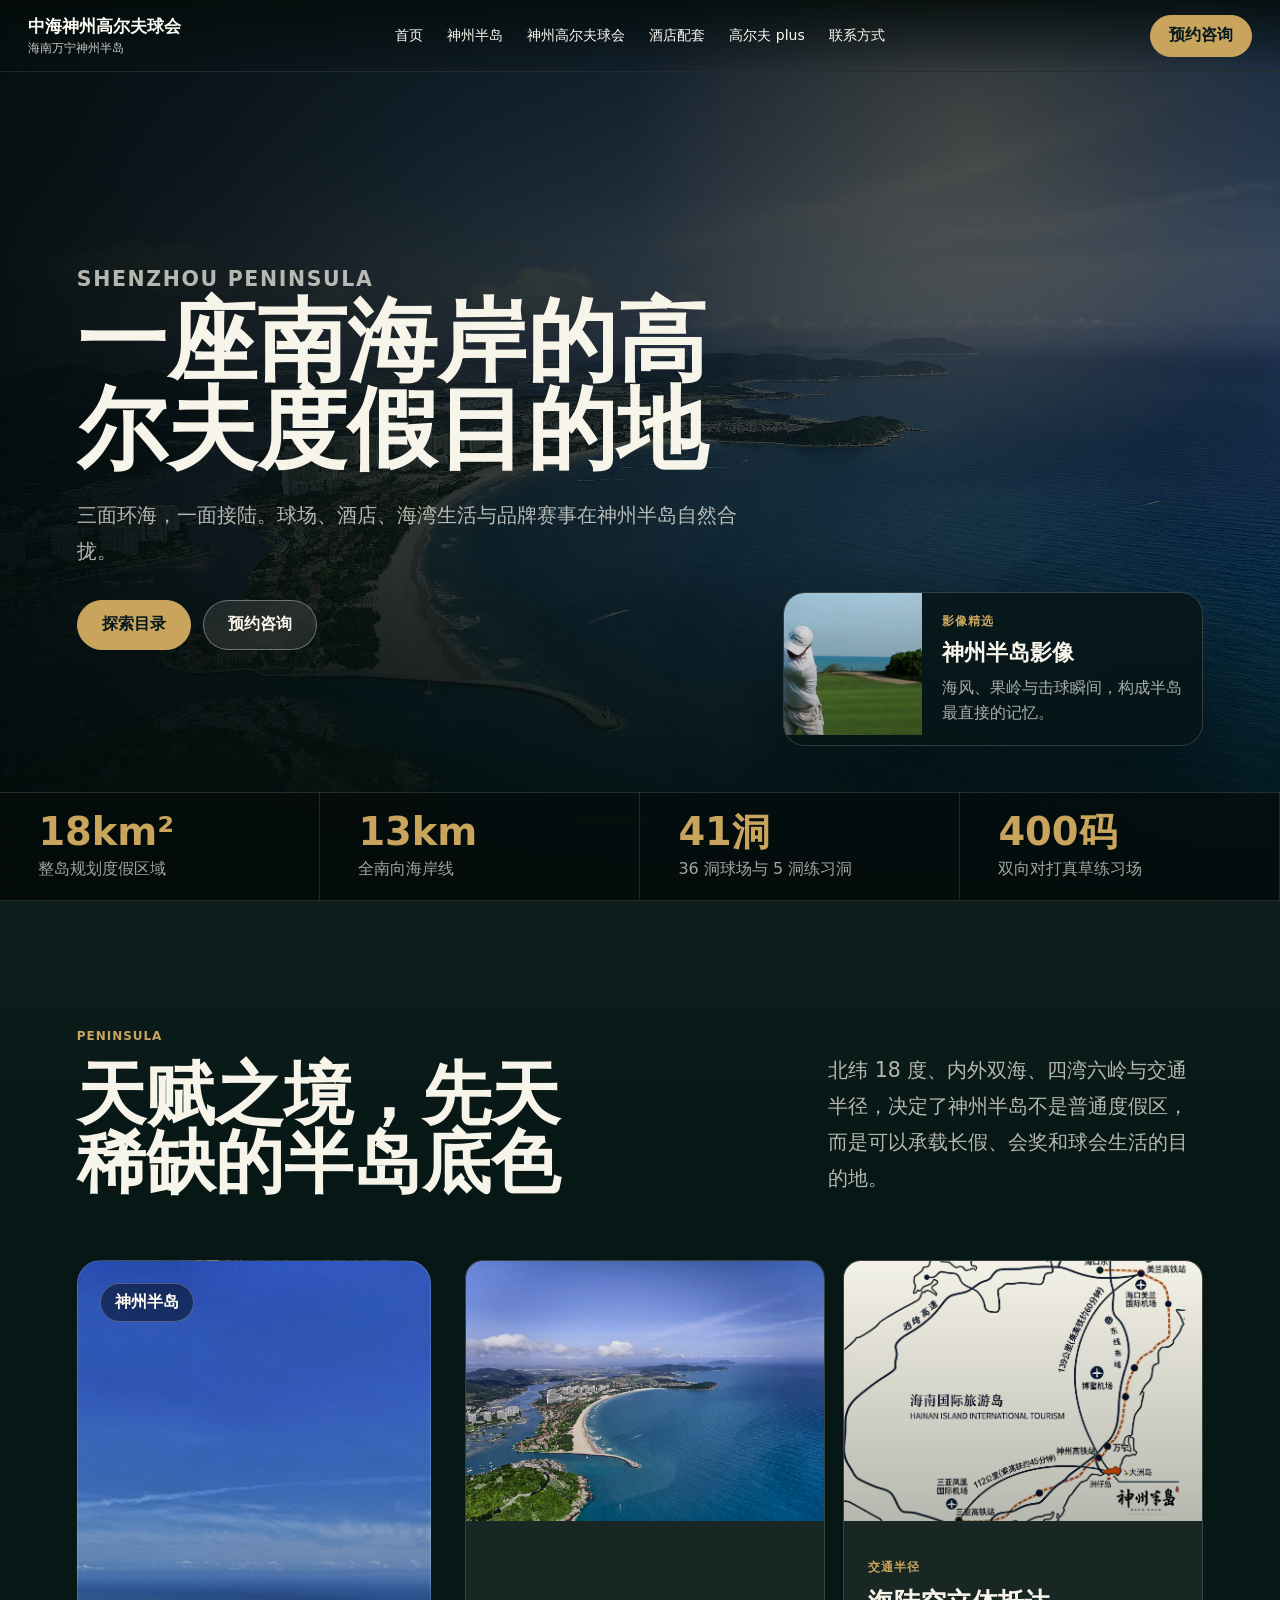
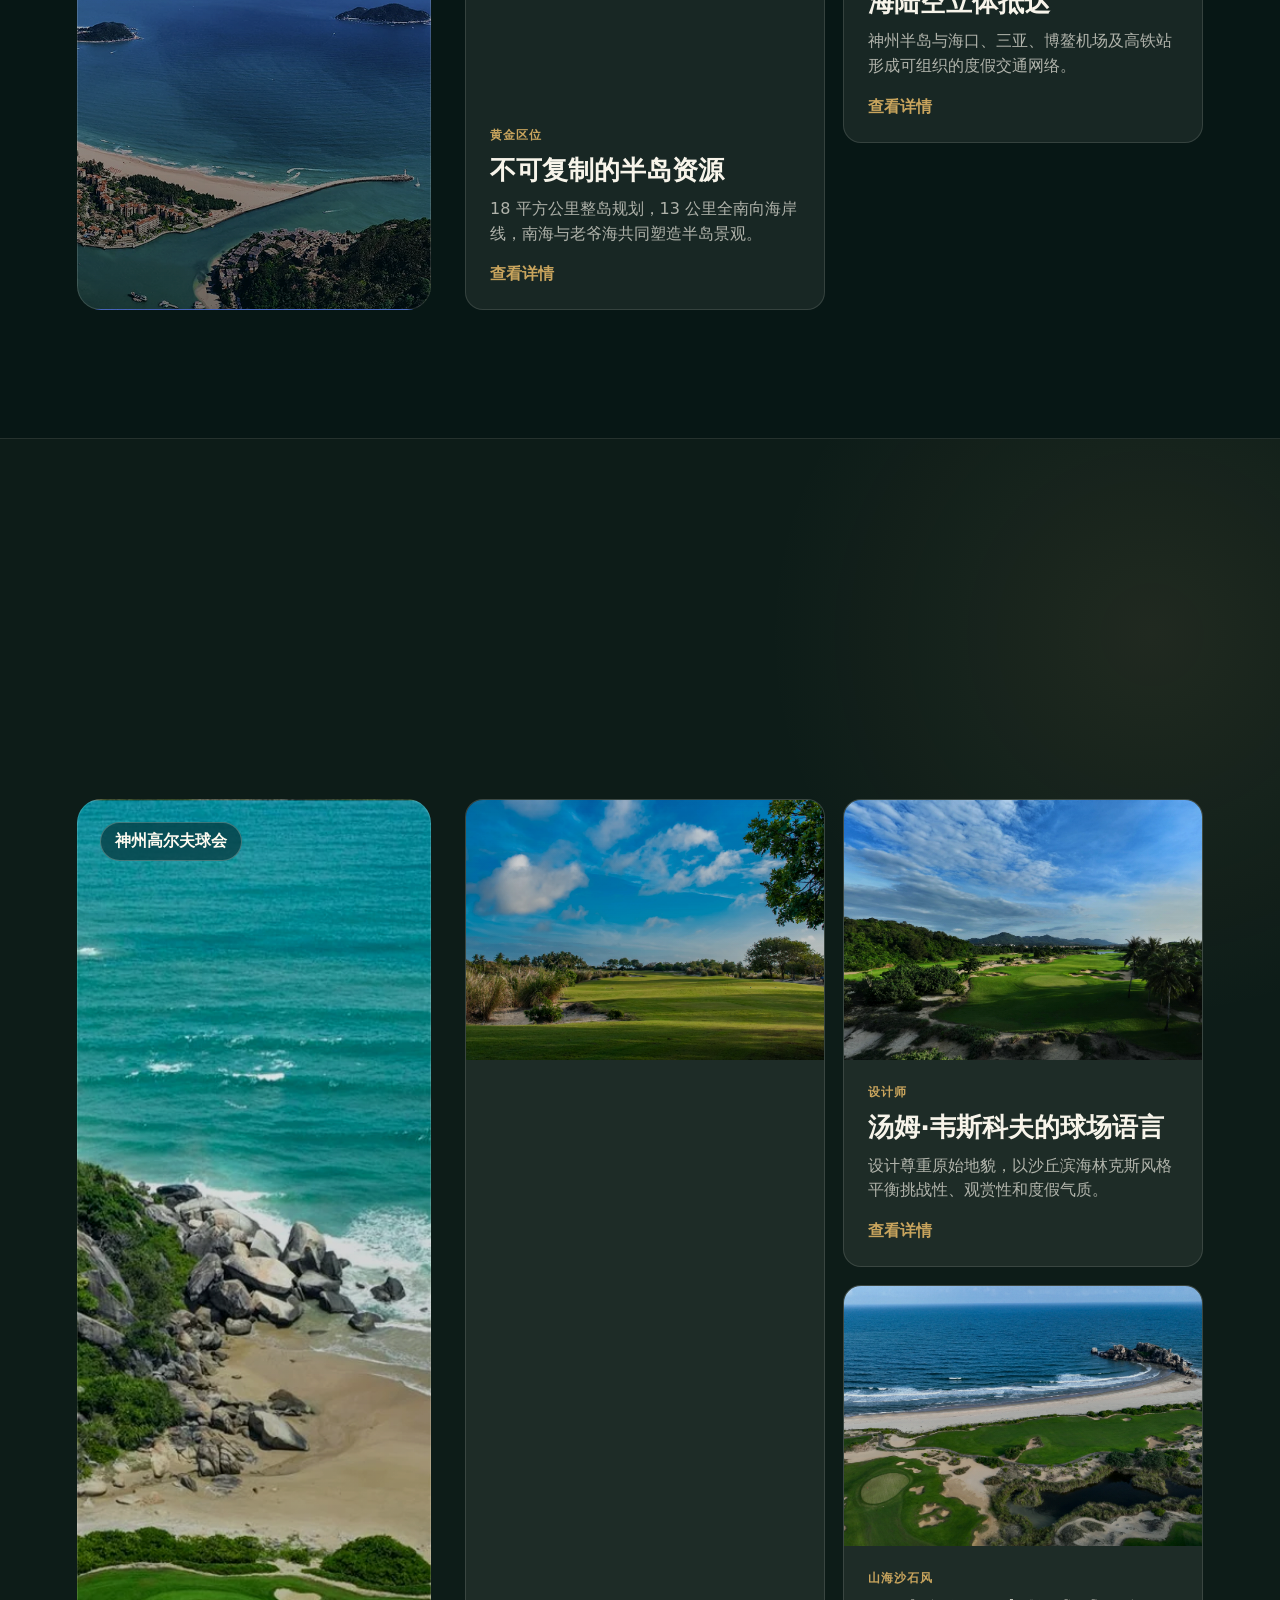
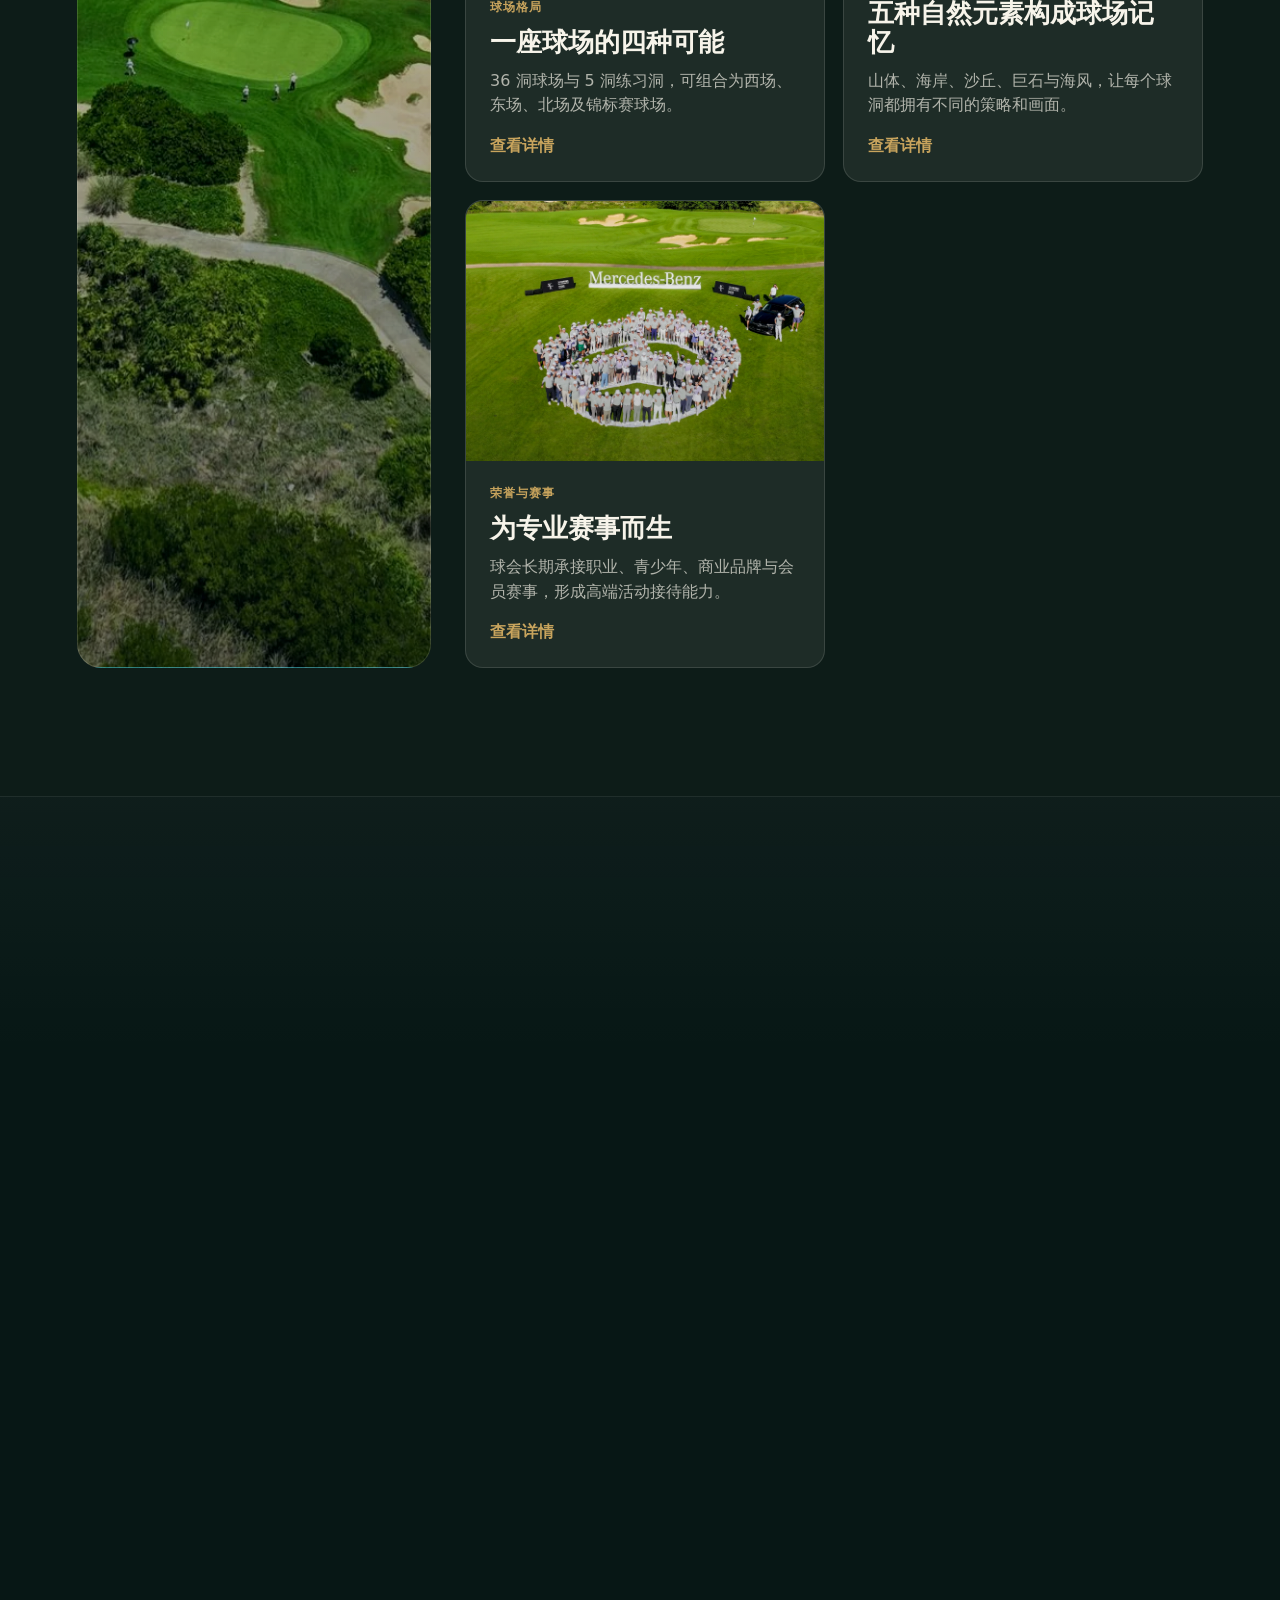
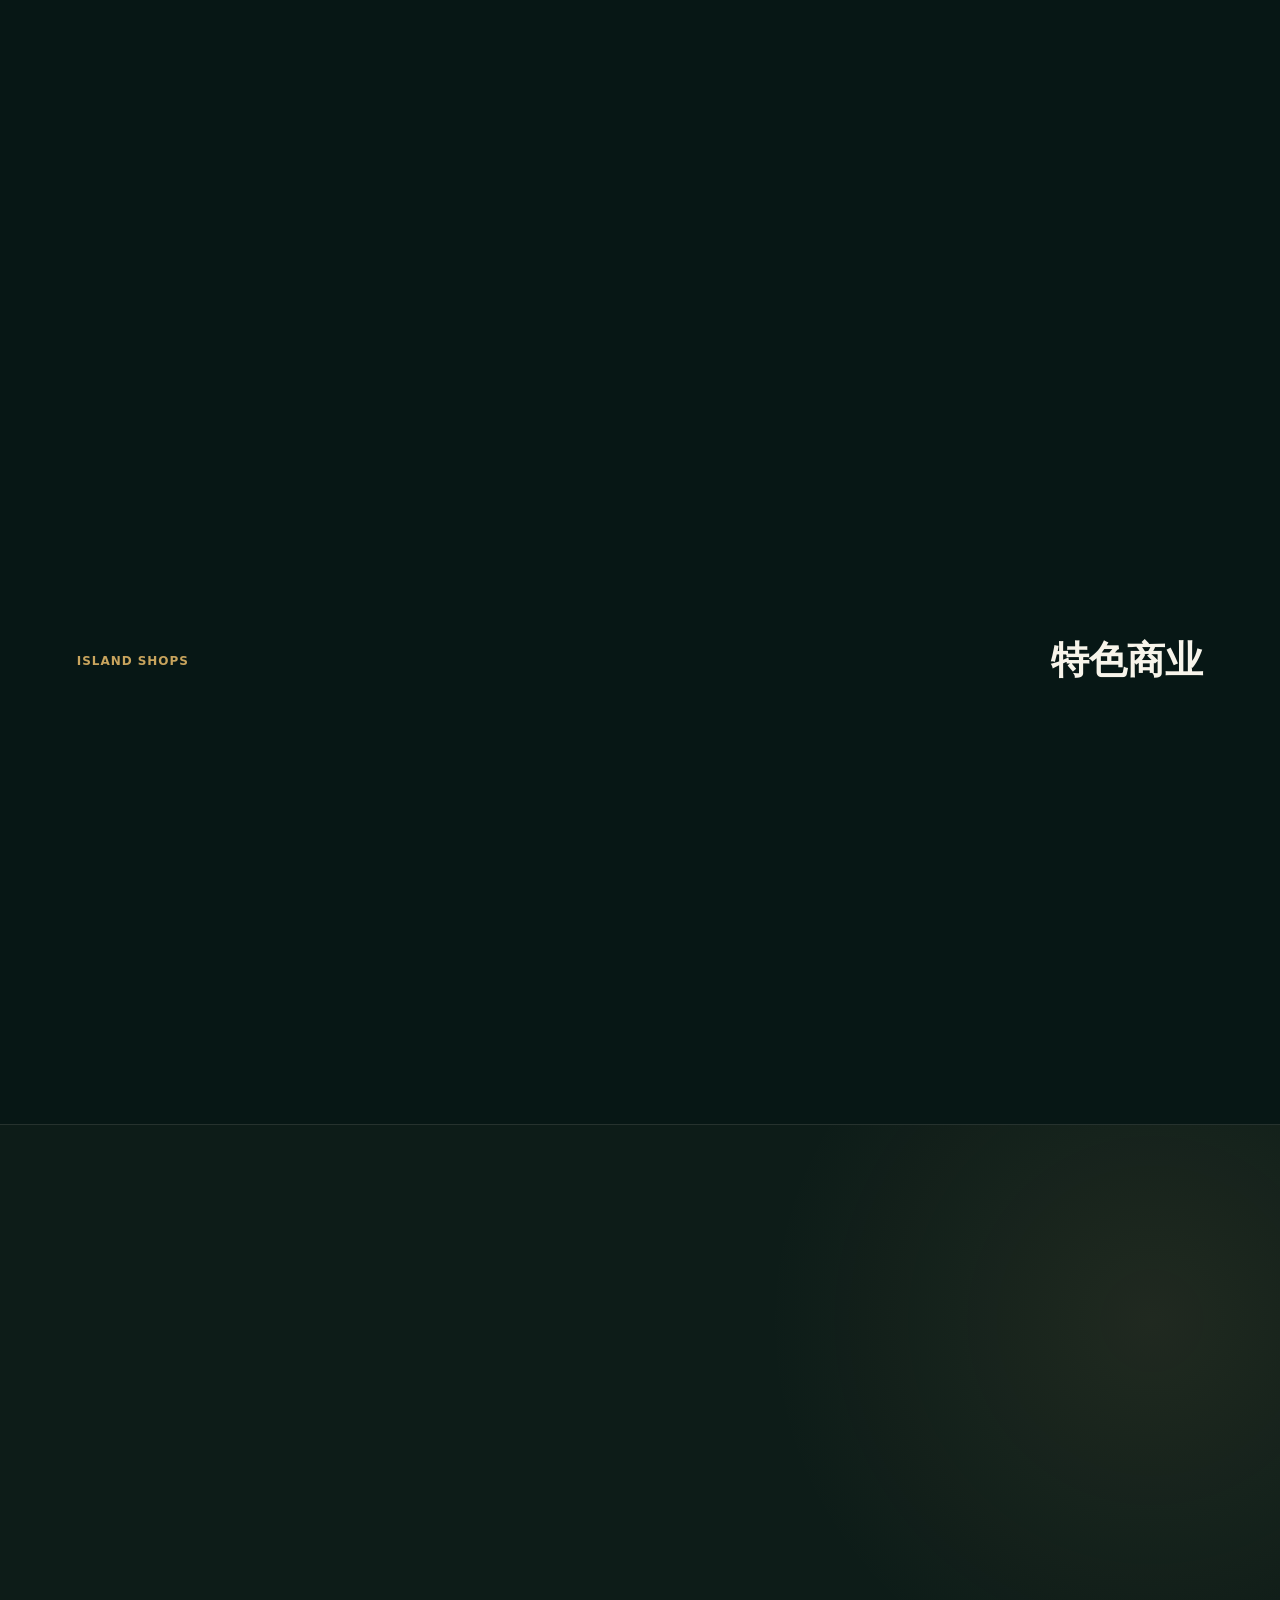
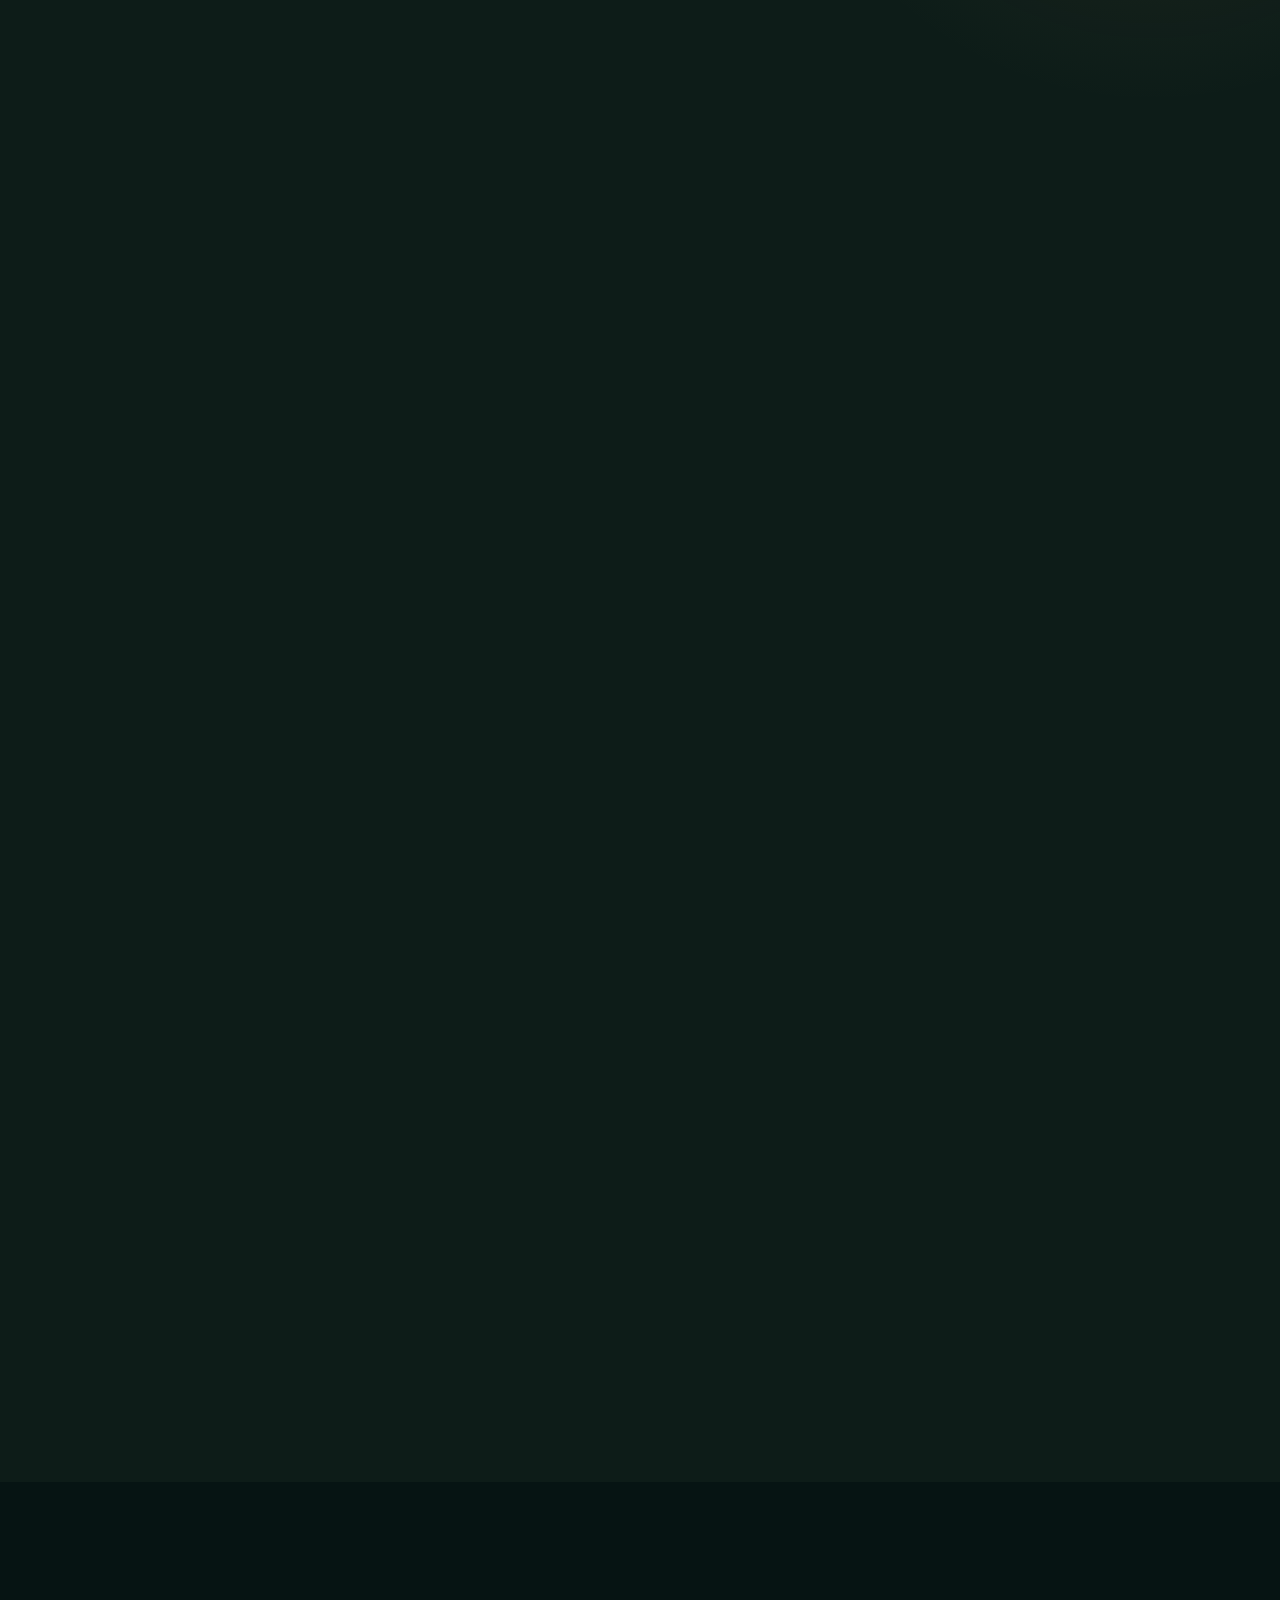
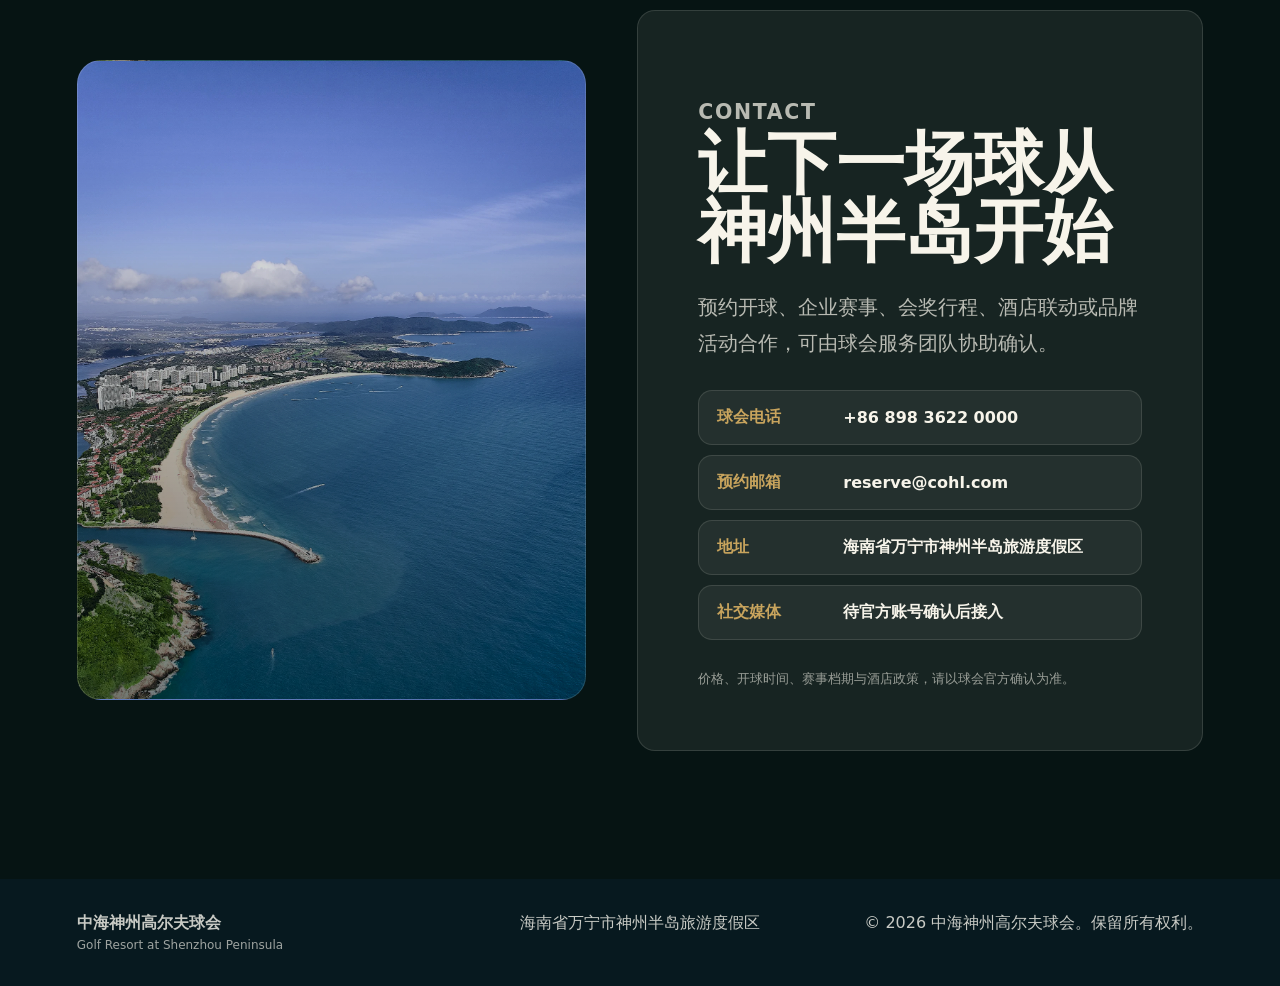
<file: index.html>
<!doctype html>
<html lang="zh-CN">
  <head>
    <meta charset="UTF-8" />
    <meta name="viewport" content="width=device-width, initial-scale=1.0" />
    <title>中海神州高尔夫度假村</title>
    <meta name="description" content="万宁中海神州高尔夫度假村宣传网站，展示滨海球场、度假配套、赛事与影像内容。" />
    <link rel="icon" href="data:image/svg+xml,%3Csvg xmlns='http://www.w3.org/2000/svg' viewBox='0 0 64 64'%3E%3Crect width='64' height='64' rx='14' fill='%230e5647'/%3E%3Ccircle cx='39' cy='20' r='7' fill='%23c59f63'/%3E%3Cpath d='M12 45c12-12 26-12 40 0' fill='none' stroke='%23fffdf4' stroke-width='6' stroke-linecap='round'/%3E%3C/svg%3E" />
    <link rel="stylesheet" href="./assets/site.css" />
  </head>
  <body>
    <a class="skip-link" href="#main" data-skip-label>跳到正文</a>
    <header class="site-header" data-header>
      <div class="brand-lockup">
        <a href="#top" class="brand-mark" data-brand-name>中海神州高尔夫球会</a>
        <span data-brand-location>海南万宁神州半岛</span>
      </div>
      <nav class="main-nav" aria-label="主导航" data-nav></nav>
      <div class="header-actions">
        <a class="solid-link" href="#booking" data-booking-label>预约咨询</a>
      </div>
      <button class="menu-button" type="button" data-menu-button aria-expanded="false" data-menu-label>菜单</button>
    </header>

    <main id="main" data-page></main>

    <script src="./assets/content.js"></script>
    <script src="./assets/video-config.js"></script>
    <script src="./assets/app.js"></script>
  </body>
</html>
</file>
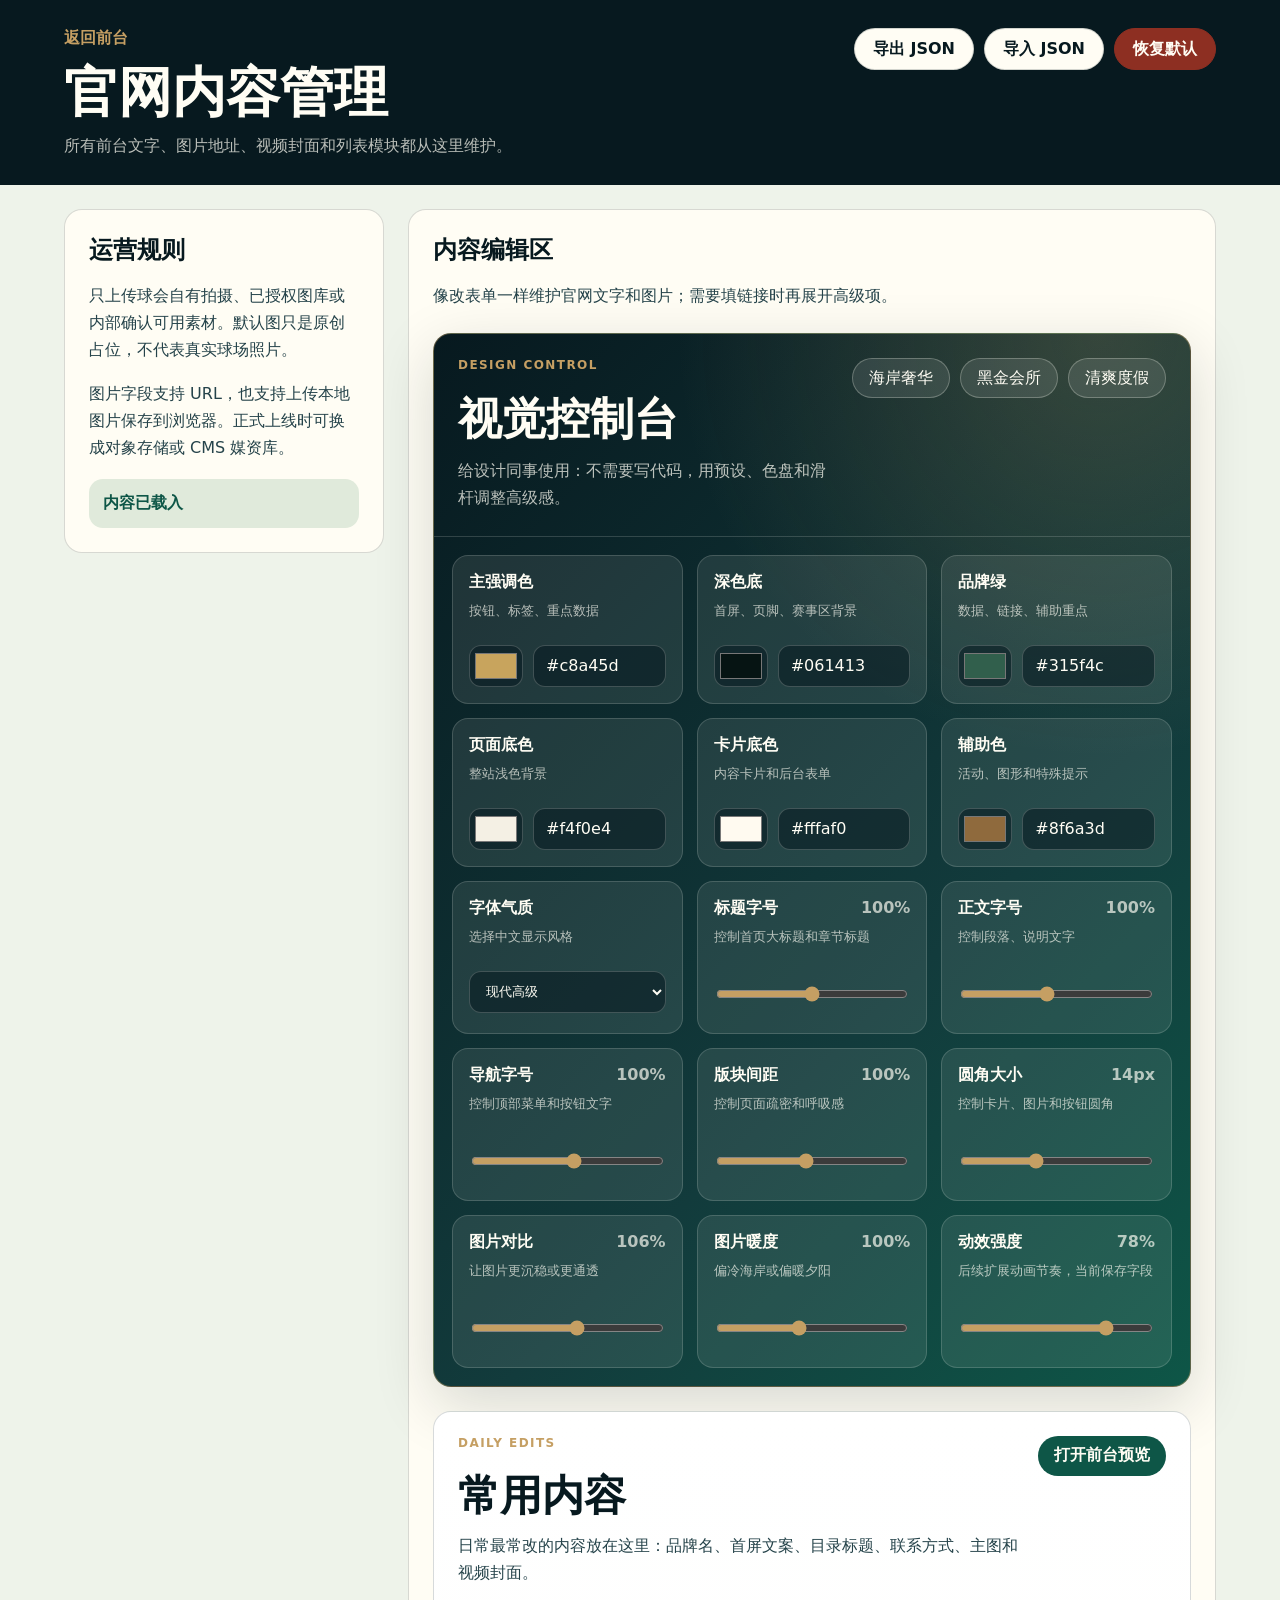
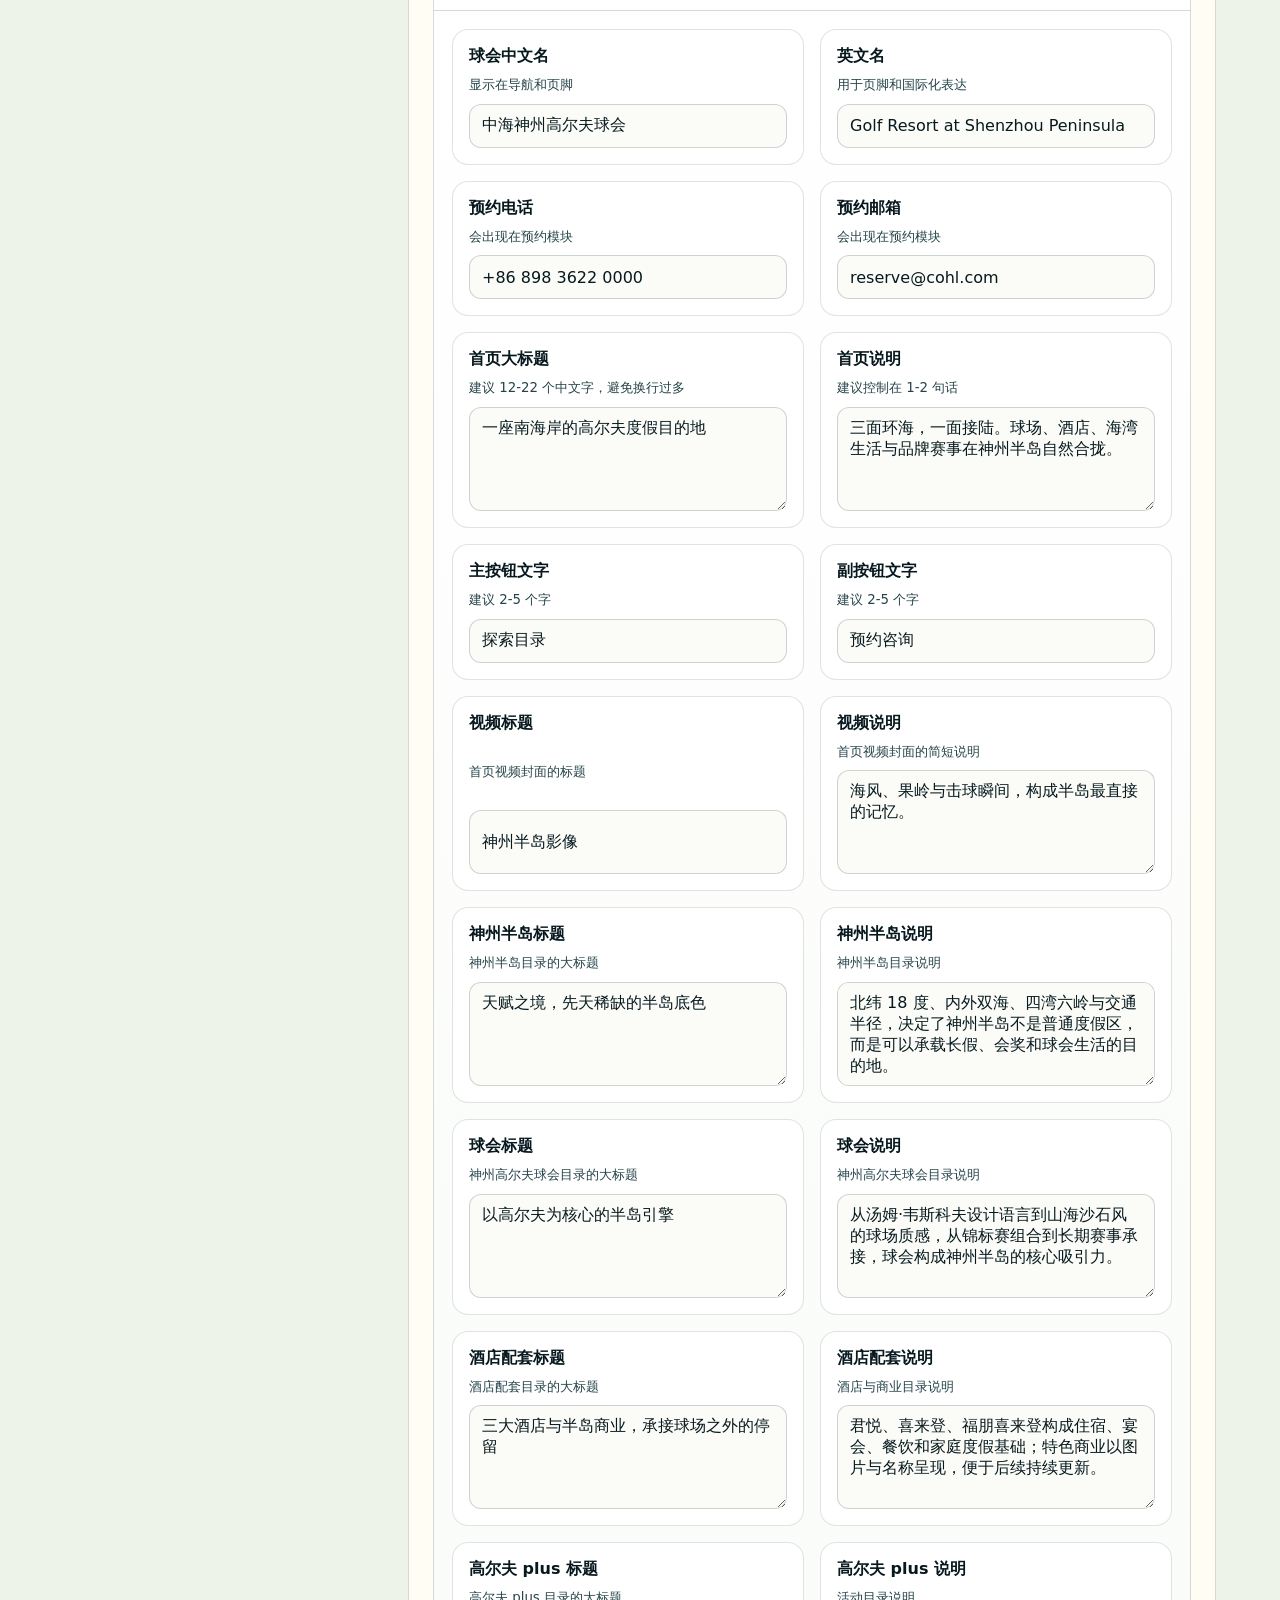
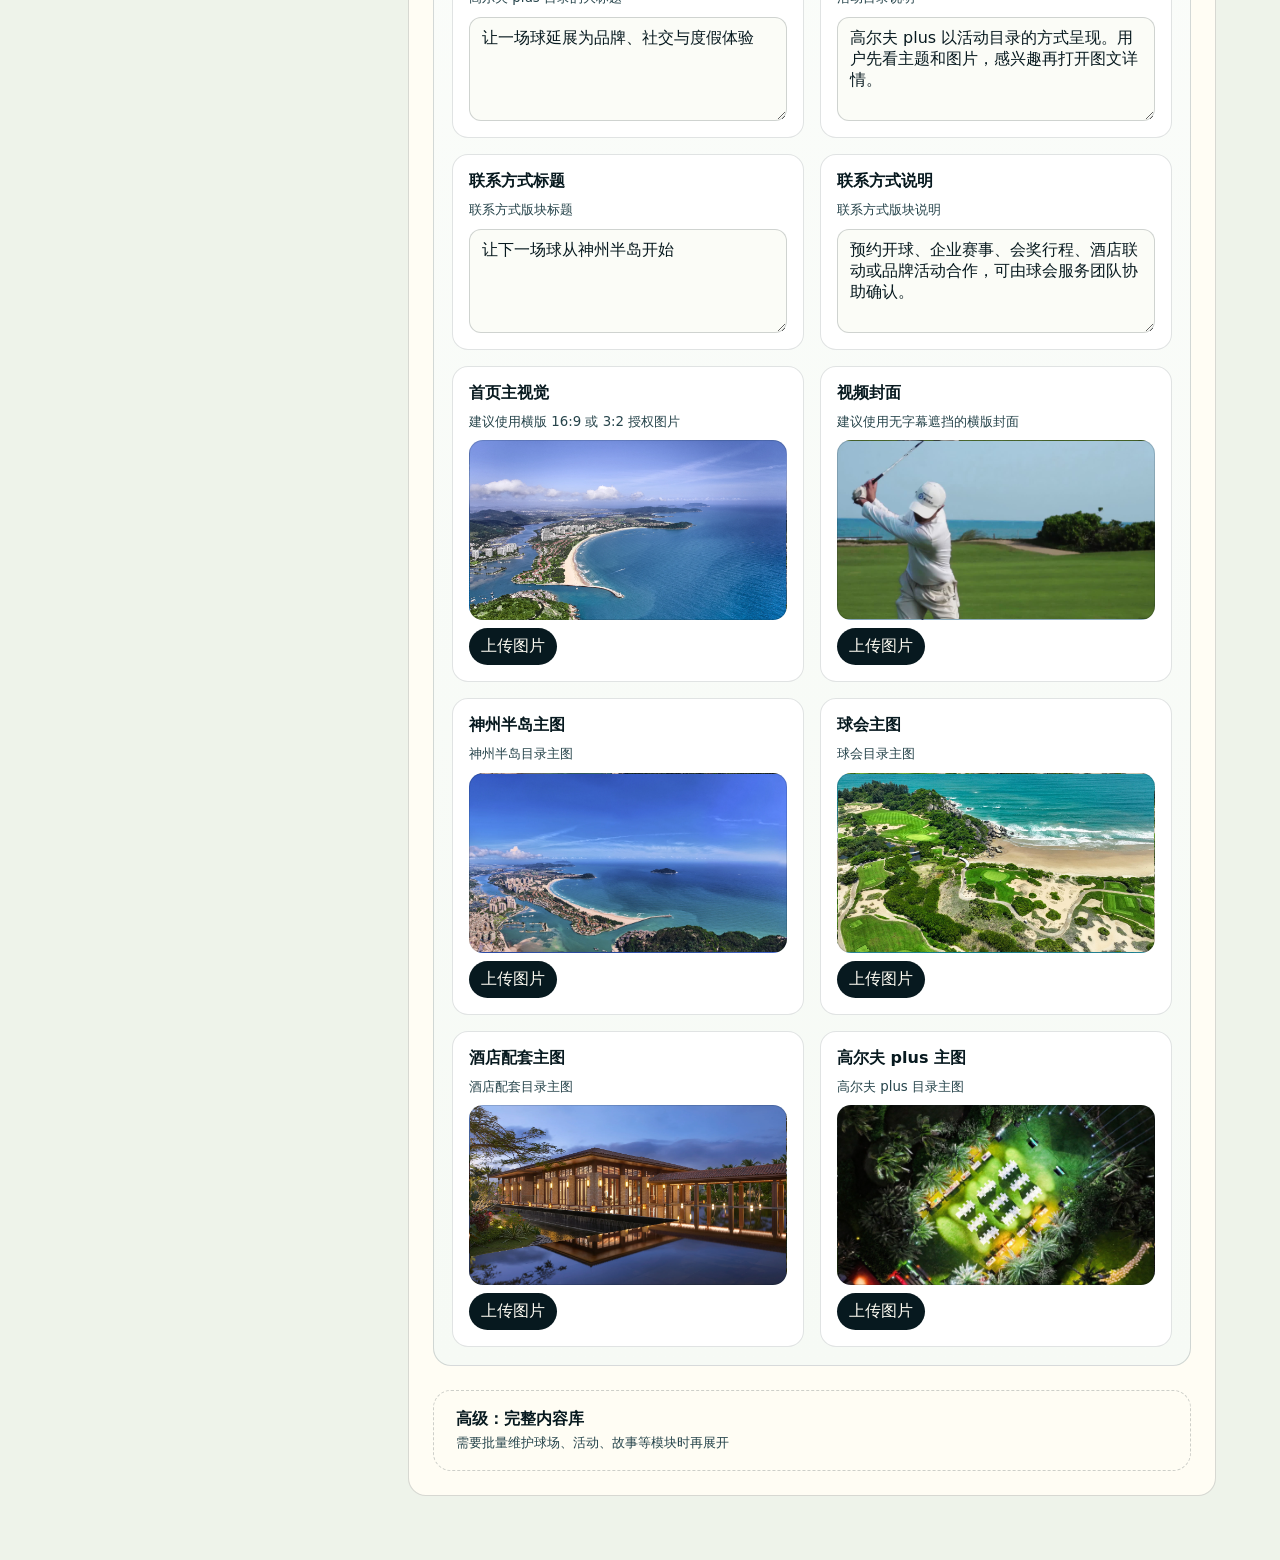
<file: admin.html>
<!doctype html>
<html lang="zh-CN">
  <head>
    <meta charset="UTF-8" />
    <meta name="viewport" content="width=device-width, initial-scale=1.0" />
    <title>官网内容管理 | 中海神州高尔夫球会</title>
    <meta name="description" content="中海神州高尔夫球会官网内容管理，可编辑文字、图片、视频封面并导入导出内容 JSON。" />
    <link rel="icon" href="data:image/svg+xml,%3Csvg xmlns='http://www.w3.org/2000/svg' viewBox='0 0 64 64'%3E%3Crect width='64' height='64' rx='14' fill='%230e5647'/%3E%3Ccircle cx='39' cy='20' r='7' fill='%23c59f63'/%3E%3Cpath d='M12 45c12-12 26-12 40 0' fill='none' stroke='%23fffdf4' stroke-width='6' stroke-linecap='round'/%3E%3C/svg%3E" />
    <link rel="stylesheet" href="./assets/site.css" />
  </head>
  <body class="admin-body">
    <header class="admin-topbar">
      <div>
        <a class="back-link" href="./index.html">返回前台</a>
        <h1>官网内容管理</h1>
        <p>所有前台文字、图片地址、视频封面和列表模块都从这里维护。</p>
      </div>
      <div class="admin-actions">
        <button class="secondary-button" type="button" data-export>导出 JSON</button>
        <label class="secondary-button file-button">
          导入 JSON
          <input type="file" data-import accept="application/json" />
        </label>
        <button class="danger-button" type="button" data-reset>恢复默认</button>
      </div>
    </header>
    <main class="admin-shell">
      <aside class="admin-guide">
        <h2>运营规则</h2>
        <p>只上传球会自有拍摄、已授权图库或内部确认可用素材。默认图只是原创占位，不代表真实球场照片。</p>
        <p>图片字段支持 URL，也支持上传本地图片保存到浏览器。正式上线时可换成对象存储或 CMS 媒资库。</p>
        <div class="status-card" data-admin-status>内容已载入</div>
      </aside>
      <section class="editor-panel">
        <div class="editor-head">
          <h2>内容编辑区</h2>
          <p>像改表单一样维护官网文字和图片；需要填链接时再展开高级项。</p>
        </div>
        <div data-editor></div>
      </section>
    </main>

    <script src="./assets/content.js"></script>
    <script src="./assets/admin.js"></script>
  </body>
</html>
</file>
<file: assets/site.css>
:root {
  --ink: #07191f;
  --ink-soft: #25434a;
  --paper: #f5f7ef;
  --paper-strong: #fffdf4;
  --line: rgba(7, 25, 31, 0.16);
  --green: #0e5647;
  --sea: #106c72;
  --gold: #c59f63;
  --coral: #ba6246;
  --shadow: 0 26px 80px rgba(7, 25, 31, 0.22);
  --radius: 18px;
  --headline-scale: 1;
  --body-scale: 1;
  --nav-scale: 1;
  --section-space: 1;
  --image-contrast: 100%;
  --image-warmth: 100%;
  --motion-speed: 0.5s;
  font-family: "PingFang SC", "Hiragino Sans GB", "Noto Sans CJK SC", "Microsoft YaHei", system-ui, sans-serif;
}

* {
  box-sizing: border-box;
}

html {
  scroll-behavior: smooth;
}

section[id] {
  scroll-margin-top: 84px;
}

@media (prefers-reduced-motion: reduce) {
  *,
  *::before,
  *::after {
    scroll-behavior: auto !important;
    animation-duration: 0.001ms !important;
    animation-iteration-count: 1 !important;
    transition-duration: 0.001ms !important;
  }
}

body {
  margin: 0;
  color: var(--ink);
  background: var(--paper);
  letter-spacing: 0;
  font-size: calc(16px * var(--body-scale));
}

html[data-font-style="modern-cn"] {
  font-family: "PingFang SC", "Hiragino Sans GB", "Noto Sans CJK SC", "Microsoft YaHei", system-ui, sans-serif;
}

html[data-font-style="sharp-cn"] {
  font-family: "Songti SC", "STSong", "Noto Serif CJK SC", "SimSun", serif;
}

html[data-font-style="soft-cn"] {
  font-family: "Hiragino Sans GB", "PingFang SC", "Noto Sans CJK SC", "Microsoft YaHei", system-ui, sans-serif;
}

html[data-font-style="system-cn"] {
  font-family: system-ui, -apple-system, BlinkMacSystemFont, "PingFang SC", "Microsoft YaHei", sans-serif;
}

html[data-font-style="sharp-cn"] h1,
html[data-font-style="sharp-cn"] h2,
html[data-font-style="sharp-cn"] h3 {
  letter-spacing: 0;
  font-weight: 900;
}

html[data-font-style="soft-cn"] h1,
html[data-font-style="soft-cn"] h2,
html[data-font-style="soft-cn"] h3 {
  font-weight: 760;
}

a {
  color: inherit;
  text-decoration: none;
}

button,
input,
textarea {
  font: inherit;
}

.skip-link {
  position: fixed;
  left: 16px;
  top: -80px;
  z-index: 20;
  background: var(--paper-strong);
  color: var(--ink);
  padding: 10px 14px;
  border-radius: 999px;
  transition: top 0.2s ease;
}

.skip-link:focus {
  top: 16px;
}

.site-header {
  position: fixed;
  inset: 0 0 auto;
  z-index: 10;
  height: 72px;
  display: grid;
  grid-template-columns: minmax(220px, 1fr) auto minmax(220px, 1fr);
  align-items: center;
  gap: 22px;
  padding: 0 28px;
  color: #fffdf4;
  background: linear-gradient(180deg, rgba(5, 20, 24, 0.72), rgba(5, 20, 24, 0.22), transparent);
}

.brand-lockup {
  display: grid;
  gap: 2px;
}

.brand-mark {
  font-weight: 800;
  font-size: calc(17px * var(--nav-scale));
}

.brand-lockup span,
.site-footer span {
  font-size: 12px;
  opacity: 0.78;
}

.main-nav {
  display: flex;
  gap: 24px;
  align-items: center;
  white-space: nowrap;
  font-size: calc(14px * var(--nav-scale));
}

.header-actions {
  display: flex;
  justify-content: flex-end;
  gap: 10px;
  align-items: center;
}

.solid-link,
.ghost-link,
.secondary-button,
.danger-button,
.add-button {
  display: inline-flex;
  align-items: center;
  justify-content: center;
  min-height: 42px;
  padding: 0 18px;
  border-radius: 999px;
  border: 1px solid rgba(255, 255, 255, 0.34);
  font-weight: 750;
  white-space: nowrap;
  cursor: pointer;
  transition: transform var(--motion-speed) ease, background var(--motion-speed) ease, border-color var(--motion-speed) ease;
}

.solid-link:active,
.ghost-link:active,
.secondary-button:active,
.danger-button:active,
.add-button:active {
  transform: translateY(1px);
}

.solid-link {
  background: var(--gold);
  color: #07191f;
  border-color: var(--gold);
}

.ghost-link {
  color: currentColor;
  background: rgba(255, 255, 255, 0.12);
  backdrop-filter: blur(16px);
}

.solid-link.large,
.ghost-link.large {
  min-height: 50px;
  padding-inline: 24px;
}

.menu-button {
  display: none;
}

.hero-section {
  position: relative;
  min-height: 100dvh;
  display: grid;
  grid-template-columns: minmax(0, 1fr);
  overflow: hidden;
  color: #fffdf4;
}

section[id] {
  scroll-margin-top: 92px;
}

.hero-media,
.card-image,
.course-visual,
.amenity-image,
.event-thumb,
.story-image,
.booking-image,
.destination-feature {
  background-position: center;
  background-size: cover;
  filter: contrast(var(--image-contrast)) saturate(var(--image-warmth));
}

.hero-media,
.hero-scrim {
  position: absolute;
  inset: 0;
}

.hero-media {
  transform: translate3d(var(--hero-pan-x, 0), var(--hero-pan-y, 0), 0) scale(1.045);
  transition: transform 900ms cubic-bezier(0.16, 1, 0.3, 1);
}

.hero-scrim {
  background:
    radial-gradient(circle at 68% 20%, rgba(255, 253, 244, 0.2), transparent 32%),
    linear-gradient(90deg, rgba(4, 18, 22, 0.92), rgba(4, 18, 22, 0.46) 45%, rgba(4, 18, 22, 0.14)),
    linear-gradient(0deg, rgba(4, 18, 22, 0.76), transparent 44%);
}

.hero-cinema-lines {
  position: absolute;
  inset: 0;
  z-index: 1;
  pointer-events: none;
  background:
    linear-gradient(90deg, transparent 0 9%, rgba(247, 244, 234, 0.12) 9% calc(9% + 1px), transparent calc(9% + 1px) 91%, rgba(247, 244, 234, 0.1) 91% calc(91% + 1px), transparent calc(91% + 1px)),
    linear-gradient(180deg, transparent 0 16%, rgba(247, 244, 234, 0.08) 16% calc(16% + 1px), transparent calc(16% + 1px));
  opacity: 0.52;
}

.hero-content {
  position: relative;
  z-index: 1;
  align-self: center;
  width: min(780px, calc(100% - 40px));
  margin-left: clamp(20px, 8vw, 116px);
  padding-top: 56px;
  animation: heroRise 900ms cubic-bezier(0.16, 1, 0.3, 1) both;
}

.micro-label {
  margin: 0 0 18px;
  font-size: 12px;
  font-weight: 800;
  letter-spacing: 0.12em;
  color: var(--gold);
}

.hero-content h1 {
  margin: 0;
  max-width: 760px;
  font-size: calc(clamp(44px, 7vw, 88px) * var(--headline-scale));
  line-height: 0.98;
}

.hero-content > p {
  max-width: 620px;
  margin: 24px 0 0;
  font-size: clamp(17px, 2vw, 22px);
  line-height: 1.7;
  color: rgba(255, 253, 244, 0.86);
}

.cta-row {
  display: flex;
  gap: 12px;
  flex-wrap: wrap;
  margin-top: 30px;
}

.today-panel {
  position: absolute;
  right: clamp(18px, 5vw, 68px);
  bottom: clamp(18px, 5vw, 58px);
  width: min(380px, calc(100% - 36px));
  z-index: 1;
  padding: 24px;
  border-radius: var(--radius);
  color: var(--ink);
  background: rgba(255, 253, 244, 0.9);
  box-shadow: var(--shadow);
  backdrop-filter: blur(18px);
  animation: panelSettle 820ms cubic-bezier(0.16, 1, 0.3, 1) 180ms both;
}

.hero-scroll-cue {
  position: absolute;
  z-index: 2;
  left: clamp(20px, 8vw, 116px);
  bottom: clamp(24px, 5vw, 58px);
  width: 88px;
  height: 2px;
  overflow: hidden;
  background: rgba(247, 244, 234, 0.22);
}

.hero-scroll-cue span {
  display: block;
  width: 36px;
  height: 100%;
  background: var(--gold);
  animation: cueSweep 2.2s cubic-bezier(0.16, 1, 0.3, 1) infinite;
}

@keyframes heroRise {
  from {
    opacity: 0;
    transform: translateY(24px);
    filter: blur(6px);
  }
  to {
    opacity: 1;
    transform: translateY(0);
    filter: blur(0);
  }
}

@keyframes panelSettle {
  from {
    opacity: 0;
    transform: translateY(18px) scale(0.98);
  }
  to {
    opacity: 1;
    transform: translateY(0) scale(1);
  }
}

@keyframes cueSweep {
  from {
    transform: translateX(-42px);
  }
  to {
    transform: translateX(96px);
  }
}

.today-panel h2,
.today-panel p {
  margin: 0;
}

.today-panel ul {
  margin: 16px 0 0;
  padding-left: 18px;
  display: grid;
  gap: 8px;
  color: var(--ink-soft);
}

.stats-strip {
  display: grid;
  grid-template-columns: repeat(4, 1fr);
  border-bottom: 1px solid var(--line);
  background: var(--paper-strong);
}

.stats-strip div {
  min-height: 132px;
  padding: 28px clamp(18px, 3vw, 46px);
  border-right: 1px solid var(--line);
}

.stats-strip strong {
  display: block;
  font-size: clamp(32px, 5vw, 58px);
  line-height: 1;
  color: var(--green);
}

.stats-strip span {
  display: block;
  margin-top: 12px;
  color: var(--ink-soft);
}

.intro-section,
.events-section,
.booking-section {
  display: grid;
  grid-template-columns: 1fr 1fr;
  gap: clamp(22px, 5vw, 72px);
  align-items: center;
  padding: calc(clamp(62px, 9vw, 130px) * var(--section-space)) clamp(20px, 6vw, 90px);
}

.intro-section {
  scroll-margin-top: 96px;
}

.intro-copy h2,
.section-heading h2,
.events-copy h2,
.booking-card h2 {
  margin: 0;
  font-size: calc(clamp(34px, 5vw, 66px) * var(--headline-scale));
  line-height: 1.02;
}

.intro-copy p,
.section-heading p,
.events-copy p,
.booking-card p,
.course-detail p,
.amenity-card p,
.story-card p,
.event-row p {
  color: var(--ink-soft);
  line-height: 1.75;
}

.destination-feature {
  min-height: 520px;
  border-radius: var(--radius);
  position: relative;
  overflow: hidden;
  box-shadow: var(--shadow);
}

.destination-feature::after {
  content: "";
  position: absolute;
  inset: 0;
  pointer-events: none;
  background:
    linear-gradient(180deg, rgba(3, 10, 9, 0.08), rgba(3, 10, 9, 0.72)),
    linear-gradient(90deg, rgba(3, 10, 9, 0.18), transparent 58%);
}

.destination-feature-copy {
  position: absolute;
  inset: auto 0 0;
  z-index: 1;
  display: flex;
  flex-direction: column;
  justify-content: flex-end;
  gap: 10px;
  padding: 34px;
  color: #fffdf4;
}

.destination-feature-copy span {
  color: var(--gold);
  font-size: 12px;
  font-weight: 900;
  letter-spacing: 0.12em;
}

.destination-feature-copy strong {
  font-size: 30px;
}

.destination-feature-copy small {
  max-width: 42ch;
  color: rgba(255, 253, 244, 0.82);
  font-size: 15px;
  line-height: 1.65;
}

.experience-grid {
  display: grid;
  grid-template-columns: 1.2fr 0.9fr 0.9fr;
  gap: 18px;
  padding: 0 clamp(20px, 6vw, 90px) calc(clamp(62px, 9vw, 120px) * var(--section-space));
}

.experience-card,
.course-card,
.amenity-card,
.story-card,
.event-row,
.booking-card {
  border-radius: var(--radius);
  overflow: hidden;
  background: var(--paper-strong);
  border: 1px solid var(--line);
}

.experience-card:first-child {
  min-height: 620px;
}

.experience-card {
  min-height: 480px;
  display: grid;
  grid-template-rows: 1fr auto;
}

.card-image {
  min-height: 260px;
}

.card-copy,
.course-detail,
.amenity-card div:last-child,
.story-card,
.event-row div:last-child,
.booking-card {
  padding: 26px;
}

.card-copy h3,
.course-detail h3,
.amenity-card h3,
.event-row h3,
.story-card h3 {
  margin: 0;
  font-size: 26px;
  line-height: 1.12;
}

.courses-section,
.amenity-section,
.stories-section {
  padding: calc(clamp(62px, 9vw, 130px) * var(--section-space)) clamp(20px, 6vw, 90px);
}

.courses-section {
  background: #102d31;
  color: #fffdf4;
}

.section-heading {
  max-width: 820px;
  margin-bottom: 36px;
}

.section-heading p {
  max-width: 640px;
  font-size: 18px;
}

.courses-section .section-heading p,
.courses-section .course-detail p {
  color: rgba(255, 253, 244, 0.74);
}

.course-grid {
  display: grid;
  gap: 20px;
}

.course-card {
  display: grid;
  grid-template-columns: minmax(240px, 0.58fr) 1fr;
  background: rgba(255, 253, 244, 0.08);
  border-color: rgba(255, 253, 244, 0.18);
}

.course-visual {
  min-height: 330px;
}

.course-detail span {
  color: var(--gold);
  font-weight: 800;
}

.course-detail dl {
  display: grid;
  grid-template-columns: repeat(3, 1fr);
  gap: 12px;
  margin: 22px 0;
}

.course-detail dt {
  color: rgba(255, 253, 244, 0.54);
  font-size: 12px;
}

.course-detail dd {
  margin: 4px 0 0;
  font-size: 19px;
  font-weight: 800;
}

.amenity-section {
  background: #e5eddf;
}

.amenity-grid {
  display: grid;
  grid-template-columns: 1.2fr 0.8fr;
  gap: 18px;
}

.amenity-card {
  display: grid;
  grid-template-columns: 0.42fr 1fr;
}

.amenity-card.wide {
  grid-row: span 3;
  grid-template-columns: 1fr;
}

.amenity-card.wide .amenity-image {
  min-height: 520px;
}

.amenity-image {
  min-height: 220px;
}

.events-section {
  background: var(--ink);
  color: #fffdf4;
}

.events-copy p,
.event-row p {
  color: rgba(255, 253, 244, 0.72);
}

.event-list {
  display: grid;
  gap: 16px;
}

.event-row {
  display: grid;
  grid-template-columns: 160px 1fr;
  background: rgba(255, 253, 244, 0.08);
  border-color: rgba(255, 253, 244, 0.18);
}

.event-thumb {
  min-height: 180px;
}

.event-row time {
  color: var(--gold);
  font-weight: 800;
}

.story-grid {
  display: grid;
  grid-template-columns: repeat(3, 1fr);
  gap: 18px;
}

.story-image {
  min-height: 280px;
  margin: -26px -26px 22px;
}

.story-meta {
  color: var(--green);
  font-weight: 800;
  font-size: 13px;
}

.booking-section {
  background: #eaf1ec;
}

.booking-image {
  min-height: 620px;
  border-radius: var(--radius);
  box-shadow: var(--shadow);
}

.booking-card {
  padding: clamp(28px, 5vw, 58px);
}

.booking-lines {
  display: grid;
  gap: 10px;
  margin: 26px 0;
}

.booking-lines a {
  padding: 16px 18px;
  border-radius: 14px;
  border: 1px solid var(--line);
  background: #fff;
  font-weight: 800;
}

.site-footer {
  display: grid;
  grid-template-columns: 1fr auto 1fr;
  gap: 24px;
  padding: 34px clamp(20px, 6vw, 90px);
  color: rgba(255, 253, 244, 0.78);
  background: #07191f;
}

.site-footer div {
  display: grid;
  gap: 4px;
}

.site-footer address {
  font-style: normal;
}

.site-footer p {
  margin: 0;
  text-align: right;
}

.admin-body {
  background: #eef3ea;
}

.admin-topbar {
  display: flex;
  justify-content: space-between;
  gap: 24px;
  align-items: flex-start;
  padding: 28px clamp(18px, 5vw, 64px);
  background: #07191f;
  color: #fffdf4;
}

.admin-topbar h1 {
  margin: 8px 0 6px;
  font-size: clamp(30px, 5vw, 54px);
}

.admin-topbar p {
  margin: 0;
  color: rgba(255, 253, 244, 0.72);
}

.back-link {
  color: var(--gold);
  font-weight: 800;
}

.admin-actions {
  display: flex;
  gap: 10px;
  flex-wrap: wrap;
  justify-content: flex-end;
}

.secondary-button,
.danger-button,
.add-button {
  border: 1px solid rgba(7, 25, 31, 0.18);
  background: #fffdf4;
  color: var(--ink);
}

.danger-button {
  color: #fffdf4;
  background: #8d2f22;
  border-color: #8d2f22;
}

.file-button input,
.upload-inline input {
  position: absolute;
  width: 1px;
  height: 1px;
  opacity: 0;
  pointer-events: none;
}

.admin-shell {
  display: grid;
  grid-template-columns: minmax(240px, 320px) minmax(0, 1fr);
  gap: 24px;
  padding: 24px clamp(18px, 5vw, 64px) 64px;
}

.admin-guide,
.editor-panel {
  min-width: 0;
  border: 1px solid var(--line);
  border-radius: var(--radius);
  background: var(--paper-strong);
}

.admin-guide {
  position: sticky;
  top: 18px;
  align-self: start;
  padding: 24px;
}

.admin-guide h2,
.editor-head h2 {
  margin: 0 0 10px;
}

.admin-guide p,
.editor-head p {
  color: var(--ink-soft);
  line-height: 1.7;
}

.status-card {
  margin-top: 18px;
  padding: 14px;
  border-radius: 14px;
  background: #e0eadb;
  color: var(--green);
  font-weight: 800;
}

.editor-head {
  padding: 24px 24px 0;
}

.design-studio {
  min-width: 0;
  margin: 24px;
  border: 1px solid rgba(197, 159, 99, 0.42);
  border-radius: var(--radius);
  overflow: hidden;
  background:
    radial-gradient(circle at 88% 0%, rgba(197, 159, 99, 0.22), transparent 34%),
    linear-gradient(135deg, #07191f, #123b3c 62%, #0e5647);
  color: #fffdf4;
  box-shadow: 0 18px 60px rgba(7, 25, 31, 0.16);
}

.quick-editor {
  min-width: 0;
  margin: 24px;
  border: 1px solid var(--line);
  border-radius: var(--radius);
  background: linear-gradient(180deg, #ffffff, #f6faf5);
  overflow: hidden;
}

.quick-editor-head {
  display: grid;
  grid-template-columns: minmax(260px, 1fr) auto;
  gap: 18px;
  padding: 24px;
  border-bottom: 1px solid var(--line);
}

.quick-editor-head h2 {
  margin: 0;
  font-size: clamp(26px, 4vw, 42px);
}

.quick-editor-head p:not(.micro-label) {
  margin: 8px 0 0;
  color: var(--ink-soft);
  line-height: 1.7;
}

.preview-link {
  align-self: start;
  display: inline-flex;
  min-height: 40px;
  align-items: center;
  justify-content: center;
  border-radius: 999px;
  padding: 0 16px;
  color: #fffdf4;
  background: var(--green);
  font-weight: 850;
}

.quick-grid {
  display: grid;
  grid-template-columns: repeat(2, minmax(0, 1fr));
  gap: 16px;
  padding: 18px;
}

.quick-field {
  min-width: 0;
  display: grid;
  gap: 8px;
  padding: 16px;
  border: 1px solid rgba(7, 25, 31, 0.12);
  border-radius: 16px;
  background: #fff;
}

.quick-field span {
  font-weight: 900;
}

.quick-field small {
  color: var(--ink-soft);
  line-height: 1.55;
}

.quick-field input,
.quick-field textarea {
  min-width: 0;
  width: 100%;
  min-height: 44px;
  border: 1px solid rgba(7, 25, 31, 0.18);
  border-radius: 12px;
  padding: 10px 12px;
  color: var(--ink);
  background: #fbfcf7;
}

.quick-field textarea {
  min-height: 104px;
  resize: vertical;
}

.quick-media {
  grid-row: span 2;
}

.advanced-editor {
  min-width: 0;
  margin: 24px;
  border: 1px dashed rgba(7, 25, 31, 0.2);
  border-radius: var(--radius);
  background: rgba(255, 253, 244, 0.68);
}

.advanced-editor > summary {
  display: grid;
  gap: 4px;
  cursor: pointer;
  padding: 18px 22px;
}

.advanced-editor > summary span {
  font-weight: 950;
}

.advanced-editor > summary small {
  color: var(--ink-soft);
}

.design-studio-head {
  display: grid;
  grid-template-columns: minmax(260px, 1fr) auto;
  gap: 24px;
  padding: 24px;
  border-bottom: 1px solid rgba(255, 253, 244, 0.16);
}

.design-studio-head h2 {
  margin: 0;
  font-size: clamp(26px, 4vw, 44px);
}

.design-studio-head p:not(.micro-label) {
  margin: 8px 0 0;
  max-width: 520px;
  color: rgba(255, 253, 244, 0.72);
  line-height: 1.7;
}

.preset-buttons {
  display: flex;
  flex-wrap: wrap;
  gap: 10px;
  justify-content: flex-end;
  align-content: start;
}

.preset-buttons button {
  min-height: 40px;
  border: 1px solid rgba(255, 253, 244, 0.26);
  border-radius: 999px;
  padding: 0 16px;
  color: #fffdf4;
  background: rgba(255, 255, 255, 0.1);
  cursor: pointer;
}

.preset-buttons button.active {
  color: #07191f;
  background: var(--gold);
  border-color: var(--gold);
}

.design-controls {
  display: grid;
  grid-template-columns: repeat(3, minmax(0, 1fr));
  gap: 14px;
  padding: 18px;
}

.theme-control {
  min-width: 0;
  min-height: 132px;
  display: grid;
  align-content: start;
  gap: 8px;
  padding: 16px;
  border: 1px solid rgba(255, 253, 244, 0.16);
  border-radius: 16px;
  background: rgba(255, 253, 244, 0.09);
}

.theme-control span {
  display: flex;
  justify-content: space-between;
  gap: 12px;
  font-weight: 900;
}

.theme-control strong,
.theme-control small {
  color: rgba(255, 253, 244, 0.68);
}

.theme-control small {
  min-height: 36px;
  line-height: 1.5;
}

.theme-control input,
.theme-control select {
  min-height: 42px;
  border: 1px solid rgba(255, 253, 244, 0.2);
  border-radius: 12px;
  color: #fffdf4;
  background: rgba(7, 25, 31, 0.55);
}

.theme-control select,
.theme-control input[type="text"] {
  width: 100%;
  padding: 0 12px;
}

.theme-control option {
  color: #07191f;
}

.color-control div {
  display: grid;
  grid-template-columns: 54px 1fr;
  gap: 10px;
}

.color-control input[type="color"] {
  width: 54px;
  padding: 3px;
}

.range-control input[type="range"] {
  accent-color: var(--gold);
  border: 0;
}

.editor-group {
  min-width: 0;
  margin: 16px 24px;
  border: 1px solid var(--line);
  border-radius: 16px;
  background: #fff;
}

.editor-group summary {
  cursor: pointer;
  padding: 16px 18px;
  font-weight: 900;
}

.editor-group summary span {
  color: var(--ink-soft);
  font-weight: 700;
}

.editor-children {
  display: grid;
  gap: 14px;
  padding: 0 18px 18px;
}

.editor-field {
  min-width: 0;
  display: grid;
  gap: 8px;
}

.editor-field span {
  font-weight: 800;
  color: var(--ink-soft);
}

.editor-field input,
.editor-field textarea {
  min-width: 0;
  width: 100%;
  min-height: 44px;
  border: 1px solid rgba(7, 25, 31, 0.2);
  border-radius: 12px;
  padding: 10px 12px;
  background: #fbfcf7;
  color: var(--ink);
}

.editor-field textarea {
  min-height: 104px;
  resize: vertical;
}

.array-item {
  min-width: 0;
  padding: 14px;
  border-radius: 14px;
  background: #f1f5ee;
}

.array-item-head {
  display: flex;
  justify-content: space-between;
  gap: 12px;
  align-items: center;
  margin-bottom: 12px;
}

.array-item-head button {
  border: 0;
  border-radius: 999px;
  padding: 8px 12px;
  color: #fff;
  background: #8d2f22;
  cursor: pointer;
}

.media-preview {
  min-height: 180px;
  border-radius: 14px;
  background-size: cover;
  background-position: center;
  border: 1px solid var(--line);
}

.media-preview.empty {
  display: grid;
  place-items: center;
  color: var(--ink-soft);
  background: #eef3ea;
}

.upload-inline {
  display: inline-flex;
  justify-content: center;
  width: fit-content;
  padding: 8px 12px;
  border-radius: 999px;
  background: var(--ink);
  color: #fffdf4;
  cursor: pointer;
}

.media-url-box {
  border: 1px solid rgba(7, 25, 31, 0.12);
  border-radius: 12px;
  background: #fbfcf7;
}

.media-url-box summary {
  cursor: pointer;
  padding: 10px 12px;
  color: var(--ink-soft);
  font-weight: 800;
}

.media-url-box textarea {
  border: 0;
  border-top: 1px solid rgba(7, 25, 31, 0.12);
  border-radius: 0 0 12px 12px;
  word-break: break-all;
  overflow-wrap: anywhere;
}

.add-button {
  margin: 0 18px 18px;
}

.file-button input[type="file"],
.upload-inline input[type="file"] {
  width: 1px !important;
  min-width: 1px !important;
  height: 1px !important;
  min-height: 1px !important;
  padding: 0 !important;
  border: 0 !important;
}

@media (max-width: 1040px) {
  .site-header {
    grid-template-columns: 1fr auto;
  }

  .main-nav,
  .header-actions {
    display: none;
  }

  .menu-button {
    display: inline-flex;
    min-height: 42px;
    align-items: center;
    border: 1px solid rgba(255, 255, 255, 0.34);
    border-radius: 999px;
    padding: 0 16px;
    color: #fffdf4;
    background: rgba(255, 255, 255, 0.12);
  }

  .site-header.nav-open {
    height: auto;
    grid-template-columns: 1fr auto;
    background: rgba(5, 20, 24, 0.95);
    padding-bottom: 18px;
  }

  .site-header.nav-open .main-nav,
  .site-header.nav-open .header-actions {
    display: flex;
    grid-column: 1 / -1;
    justify-content: flex-start;
    flex-wrap: wrap;
  }

  .experience-grid,
  .story-grid,
  .stats-strip {
    grid-template-columns: 1fr 1fr;
  }

  .intro-section,
  .events-section,
  .booking-section,
  .admin-shell {
    grid-template-columns: 1fr;
  }

  .amenity-grid {
    grid-template-columns: 1fr;
  }

  .admin-guide {
    position: static;
  }

  .design-studio-head,
  .quick-editor-head,
  .design-controls {
    grid-template-columns: 1fr 1fr;
  }

  .preset-buttons {
    justify-content: flex-start;
  }
}

@media (max-width: 720px) {
  .site-header {
    height: 66px;
    padding-inline: 16px;
  }

  .brand-lockup span {
    display: none;
  }

  .hero-content {
    align-self: start;
    margin: 0;
    padding: 118px 20px 250px;
    width: 100%;
  }

  .hero-content h1 {
    font-size: 44px;
    line-height: 1.04;
  }

  .today-panel {
    left: 18px;
    right: 18px;
    bottom: 18px;
    width: auto;
  }

  .stats-strip,
  .experience-grid,
  .course-card,
  .amenity-card,
  .story-grid,
  .event-row,
  .site-footer {
    grid-template-columns: 1fr;
  }

  .stats-strip div {
    min-height: 112px;
    border-right: 0;
    border-bottom: 1px solid var(--line);
  }

  .intro-section,
  .events-section,
  .booking-section,
  .courses-section,
  .amenity-section,
  .stories-section {
    padding-block: 54px;
  }

  .destination-feature,
  .booking-image,
  .amenity-card.wide .amenity-image {
    min-height: 360px;
  }

  .experience-card,
  .experience-card:first-child {
    min-height: 420px;
  }

  .course-detail dl {
    grid-template-columns: 1fr;
  }

  .admin-topbar {
    display: grid;
  }

  .admin-actions {
    justify-content: flex-start;
  }

  .design-studio {
    margin: 16px;
  }

  .design-studio-head,
  .quick-editor-head,
  .quick-grid,
  .design-controls {
    grid-template-columns: 1fr;
  }

  .site-footer p {
    text-align: left;
  }
}

body:not(.admin-body) {
  min-width: 320px;
  color: #f7f4ea;
  background:
    radial-gradient(circle at 78% -8%, rgba(49, 95, 76, 0.42), transparent 32rem),
    radial-gradient(circle at 6% 28%, rgba(197, 159, 99, 0.12), transparent 28rem),
    linear-gradient(180deg, #061413 0%, #071715 42%, #0b1712 100%);
}

body:not(.admin-body) .site-header {
  border-bottom: 1px solid rgba(247, 244, 234, 0.12);
  background: linear-gradient(180deg, rgba(5, 12, 11, 0.88), rgba(5, 12, 11, 0.42), transparent);
  backdrop-filter: blur(14px);
}

.directory-hero,
.directory-section,
.contact-section {
  position: relative;
  overflow: hidden;
}

.directory-hero {
  min-height: 100dvh;
  display: grid;
  grid-template-columns: minmax(0, 1fr);
  align-items: center;
  padding: 116px clamp(20px, 6vw, 96px) 128px;
}

.directory-hero-bg,
.directory-hero-scrim {
  position: absolute;
  inset: 0;
}

.directory-hero-bg,
.directory-card-image,
.directory-feature,
.hero-film-poster,
.contact-image {
  background-position: center;
  background-size: cover;
  filter: contrast(var(--image-contrast)) saturate(var(--image-warmth));
}

.directory-hero-bg {
  transform: scale(1.02);
}

.directory-hero-scrim {
  background:
    radial-gradient(circle at 76% 16%, rgba(200, 164, 93, 0.22), transparent 28%),
    linear-gradient(90deg, rgba(3, 12, 12, 0.93), rgba(3, 12, 12, 0.58) 46%, rgba(3, 12, 12, 0.18)),
    linear-gradient(0deg, #061413 0%, rgba(6, 20, 19, 0.2) 38%, rgba(6, 20, 19, 0.7) 100%);
}

.directory-hero-copy {
  position: relative;
  z-index: 1;
  width: min(820px, 100%);
}

.directory-hero-copy h1,
.directory-section-head h2,
.contact-card h2 {
  margin: 0;
  font-size: calc(clamp(42px, 7vw, 96px) * var(--headline-scale));
  line-height: 0.98;
  text-wrap: balance;
}

.directory-hero-copy > p,
.directory-section-head > p,
.contact-card > p {
  max-width: 680px;
  margin: 24px 0 0;
  color: rgba(247, 244, 234, 0.72);
  font-size: clamp(16px, 1.6vw, 21px);
  line-height: 1.75;
}

.hero-film-card {
  position: absolute;
  z-index: 2;
  right: clamp(20px, 6vw, 96px);
  bottom: clamp(116px, 12vw, 168px);
  width: min(420px, calc(100% - 40px));
  display: grid;
  grid-template-columns: 138px minmax(0, 1fr);
  gap: 0;
  padding: 0;
  overflow: hidden;
  border: 1px solid rgba(247, 244, 234, 0.18);
  border-radius: calc(var(--radius) + 8px);
  color: #f7f4ea;
  background: rgba(6, 20, 19, 0.74);
  box-shadow: 0 34px 110px rgba(0, 0, 0, 0.34);
  backdrop-filter: blur(14px);
  cursor: pointer;
}

.hero-film-card[data-video-disabled="true"] {
  cursor: default;
}

.hero-film-poster {
  min-height: 142px;
}

.hero-film-copy {
  display: grid;
  align-content: center;
  gap: 8px;
  padding: 20px;
  text-align: left;
}

.hero-film-copy small,
.directory-card-copy small,
.merchant-wall-head .micro-label {
  color: var(--gold);
  font-size: 12px;
  font-style: normal;
  font-weight: 900;
  letter-spacing: 0.08em;
  text-transform: uppercase;
}

.hero-film-copy strong {
  font-size: 22px;
}

.hero-film-copy em,
.directory-card-copy em {
  color: rgba(247, 244, 234, 0.68);
  font-style: normal;
  line-height: 1.55;
}

.directory-metrics {
  position: absolute;
  z-index: 2;
  left: 0;
  right: 0;
  bottom: 0;
  display: grid;
  grid-template-columns: repeat(4, minmax(0, 1fr));
  border-top: 1px solid rgba(247, 244, 234, 0.14);
  background: rgba(5, 12, 11, 0.66);
  backdrop-filter: blur(14px);
}

.directory-metrics span {
  min-height: 104px;
  display: grid;
  align-content: center;
  gap: 8px;
  padding: 20px clamp(18px, 3vw, 44px);
  border-right: 1px solid rgba(247, 244, 234, 0.12);
  color: rgba(247, 244, 234, 0.66);
}

.directory-metrics strong {
  color: var(--gold);
  font-size: clamp(26px, 3vw, 46px);
  line-height: 1;
}

.directory-section {
  scroll-margin-top: 86px;
  padding: calc(clamp(72px, 10vw, 148px) * var(--section-space)) clamp(20px, 6vw, 96px);
  border-top: 1px solid rgba(247, 244, 234, 0.1);
  background:
    linear-gradient(180deg, rgba(247, 244, 234, 0.03), transparent 260px),
    #071715;
}

.directory-section.is-alternate {
  background:
    radial-gradient(circle at 90% 10%, rgba(197, 159, 99, 0.1), transparent 24rem),
    #0d1c18;
}

.directory-section-head {
  display: grid;
  grid-template-columns: minmax(0, 0.88fr) minmax(280px, 0.48fr);
  gap: clamp(22px, 5vw, 84px);
  align-items: end;
  margin-bottom: clamp(28px, 5vw, 64px);
}

.directory-section-head h2,
.contact-card h2 {
  font-size: calc(clamp(34px, 5.4vw, 76px) * var(--headline-scale));
}

.directory-layout {
  display: grid;
  grid-template-columns: minmax(320px, 0.48fr) minmax(0, 1fr);
  gap: clamp(18px, 3vw, 34px);
  align-items: stretch;
}

.directory-feature {
  min-height: 650px;
  border: 1px solid rgba(247, 244, 234, 0.14);
  border-radius: calc(var(--radius) + 10px);
  overflow: hidden;
}

.directory-feature span {
  display: inline-flex;
  margin: 22px;
  padding: 8px 14px;
  border: 1px solid rgba(247, 244, 234, 0.24);
  border-radius: 999px;
  color: #f7f4ea;
  background: rgba(5, 12, 11, 0.46);
  font-weight: 900;
  backdrop-filter: blur(10px);
}

.directory-card-grid {
  display: grid;
  grid-template-columns: repeat(2, minmax(0, 1fr));
  gap: 18px;
}

.directory-card,
.merchant-tile,
.contact-card {
  border: 1px solid rgba(247, 244, 234, 0.13);
  border-radius: calc(var(--radius) + 4px);
  background: rgba(247, 244, 234, 0.07);
}

.directory-card {
  overflow: hidden;
  min-height: 100%;
}

.directory-card button {
  display: grid;
  grid-template-rows: minmax(230px, 1fr) auto;
  width: 100%;
  height: 100%;
  min-height: 440px;
  padding: 0;
  border: 0;
  color: inherit;
  background: transparent;
  text-align: left;
  cursor: pointer;
}

.directory-card.is-featured {
  grid-row: span 2;
}

.directory-card.is-featured button {
  min-height: 620px;
}

.directory-card-image {
  display: block;
  min-height: 260px;
  transition: transform 720ms cubic-bezier(0.16, 1, 0.3, 1), filter 720ms ease;
}

.directory-card button:hover .directory-card-image,
.directory-card button:focus-visible .directory-card-image {
  transform: scale(1.035);
  filter: contrast(110%) saturate(104%);
}

.directory-card-copy {
  display: grid;
  gap: 12px;
  padding: 24px;
}

.directory-card-copy strong {
  font-size: clamp(22px, 2vw, 32px);
  line-height: 1.12;
}

.text-link {
  width: fit-content;
  margin-top: 6px;
  color: var(--gold);
  font-weight: 900;
}

.merchant-wall {
  margin-top: clamp(28px, 5vw, 62px);
}

.merchant-wall-head {
  display: flex;
  align-items: end;
  justify-content: space-between;
  gap: 24px;
  margin-bottom: 18px;
}

.merchant-wall-head h3 {
  margin: 0;
  font-size: clamp(26px, 3vw, 42px);
}

.merchant-wall-grid {
  display: grid;
  grid-template-columns: repeat(6, minmax(0, 1fr));
  gap: 14px;
}

.merchant-tile {
  overflow: hidden;
  padding: 0;
  color: #f7f4ea;
  text-align: left;
  cursor: zoom-in;
}

.merchant-tile img {
  display: block;
  width: 100%;
  aspect-ratio: 4 / 5;
  object-fit: cover;
}

.merchant-tile span {
  min-height: 72px;
  display: flex;
  align-items: center;
  padding: 14px;
  font-weight: 900;
  line-height: 1.2;
}

.contact-section {
  display: grid;
  grid-template-columns: minmax(320px, 0.9fr) minmax(0, 1fr);
  gap: clamp(20px, 4vw, 58px);
  align-items: center;
  padding: calc(clamp(72px, 10vw, 140px) * var(--section-space)) clamp(20px, 6vw, 96px);
  background: #061413;
}

.contact-image {
  min-height: 640px;
  border-radius: calc(var(--radius) + 10px);
  border: 1px solid rgba(247, 244, 234, 0.14);
}

.contact-card {
  padding: clamp(28px, 5vw, 60px);
}

.contact-list {
  display: grid;
  gap: 10px;
  margin: 28px 0;
}

.contact-list a,
.contact-list div {
  display: grid;
  grid-template-columns: 108px minmax(0, 1fr);
  gap: 18px;
  align-items: center;
  padding: 16px 18px;
  border: 1px solid rgba(247, 244, 234, 0.12);
  border-radius: 14px;
  background: rgba(247, 244, 234, 0.06);
}

.contact-list span {
  color: var(--gold);
  font-weight: 900;
}

.contact-list strong {
  overflow-wrap: anywhere;
}

.contact-card small {
  color: rgba(247, 244, 234, 0.58);
  line-height: 1.65;
}

.detail-modal,
.lightbox,
.video-modal {
  position: fixed;
  inset: 0;
  z-index: 50;
  display: grid;
  place-items: center;
  padding: clamp(14px, 3vw, 34px);
  background: rgba(2, 8, 7, 0.78);
  backdrop-filter: blur(18px);
}

.detail-modal[hidden],
.lightbox[hidden],
.video-modal[hidden] {
  display: none;
}

.detail-panel {
  width: min(1180px, 100%);
  max-height: min(86dvh, 900px);
  overflow: auto;
  border: 1px solid rgba(247, 244, 234, 0.16);
  border-radius: calc(var(--radius) + 10px);
  background: #0b1712;
  box-shadow: 0 40px 120px rgba(0, 0, 0, 0.42);
}

.detail-story {
  display: grid;
  grid-template-columns: minmax(320px, 0.76fr) minmax(0, 1fr);
}

.detail-visual {
  min-height: 100%;
  background: #050807;
}

.detail-visual img {
  display: block;
  width: 100%;
  height: 100%;
  max-height: 86dvh;
  object-fit: cover;
}

.detail-copy {
  padding: clamp(28px, 4vw, 58px);
}

.detail-copy h2 {
  margin: 0;
  font-size: clamp(32px, 4.4vw, 62px);
  line-height: 1.05;
}

.detail-copy > p,
.detail-body p {
  color: rgba(247, 244, 234, 0.68);
  line-height: 1.78;
}

.fact-cluster {
  display: flex;
  flex-wrap: wrap;
  gap: 10px;
  margin: 24px 0;
}

.fact-cluster span {
  padding: 9px 12px;
  border: 1px solid rgba(197, 159, 99, 0.28);
  border-radius: 999px;
  color: #f7f4ea;
  background: rgba(197, 159, 99, 0.12);
  font-weight: 850;
}

.detail-body {
  display: grid;
  gap: 22px;
  margin-top: 26px;
}

.detail-body h3 {
  margin: 0 0 8px;
  color: #f7f4ea;
  font-size: 20px;
}

.detail-body p {
  margin: 0;
}

.detail-gallery {
  display: grid;
  grid-template-columns: repeat(3, minmax(0, 1fr));
  gap: 10px;
  margin-top: 30px;
}

.detail-gallery button {
  padding: 0;
  border: 1px solid rgba(247, 244, 234, 0.12);
  border-radius: 12px;
  overflow: hidden;
  background: transparent;
  cursor: zoom-in;
}

.detail-gallery img {
  display: block;
  width: 100%;
  aspect-ratio: 4 / 3;
  object-fit: cover;
}

.modal-close,
.lightbox-close {
  position: fixed;
  z-index: 52;
  right: clamp(18px, 3vw, 36px);
  top: clamp(18px, 3vw, 36px);
  width: 46px;
  height: 46px;
  border: 1px solid rgba(247, 244, 234, 0.26);
  border-radius: 999px;
  color: #f7f4ea;
  background: rgba(6, 20, 19, 0.8);
  font-size: 30px;
  line-height: 1;
  cursor: pointer;
}

.lightbox-frame {
  width: min(1180px, 100%);
  margin: 0;
  text-align: center;
}

.lightbox-frame img {
  max-width: 100%;
  max-height: 82dvh;
  border-radius: var(--radius);
  object-fit: contain;
  background: #050807;
}

.lightbox-frame figcaption {
  margin-top: 12px;
  color: rgba(247, 244, 234, 0.78);
  font-weight: 800;
}

.video-panel {
  width: min(1180px, 100%);
}

.video-panel video {
  display: block;
  width: 100%;
  max-height: 86dvh;
  border-radius: calc(var(--radius) + 8px);
  background: #000;
}

body.modal-open,
body.lightbox-open {
  overflow: hidden;
}

.motion-ready [data-motion],
.motion-ready .directory-card,
.motion-ready .merchant-tile {
  opacity: 0;
  transform: translateY(22px);
  transition: opacity 720ms ease, transform 720ms cubic-bezier(0.16, 1, 0.3, 1);
}

.motion-ready [data-motion].is-visible,
.motion-ready .directory-card.is-visible,
.motion-ready .merchant-tile.is-visible {
  opacity: 1;
  transform: translateY(0);
}

@media (max-width: 1100px) {
  .hero-film-card {
    position: relative;
    right: auto;
    bottom: auto;
    width: min(520px, 100%);
    margin-top: 34px;
  }

  .directory-section-head,
  .directory-layout,
  .contact-section,
  .detail-story {
    grid-template-columns: 1fr;
  }

  .directory-feature {
    min-height: 420px;
  }

  .merchant-wall-grid {
    grid-template-columns: repeat(3, minmax(0, 1fr));
  }
}

@media (max-width: 720px) {
  .directory-hero {
    align-items: start;
    padding: 112px 18px 0;
  }

  .directory-hero-copy h1 {
    font-size: 44px;
    line-height: 1.05;
  }

  .directory-hero-copy > p,
  .directory-section-head > p,
  .contact-card > p {
    font-size: 16px;
  }

  .hero-film-card {
    grid-template-columns: 1fr;
    margin-bottom: 26px;
  }

  .hero-film-poster {
    min-height: 210px;
  }

  .directory-metrics {
    position: relative;
    grid-template-columns: 1fr 1fr;
    margin: 32px -18px 0;
  }

  .directory-metrics span {
    min-height: 96px;
    padding: 18px;
  }

  .directory-section,
  .contact-section {
    padding: 58px 18px;
  }

  .directory-card-grid,
  .merchant-wall-grid,
  .detail-gallery {
    grid-template-columns: 1fr;
  }

  .directory-card button,
  .directory-card.is-featured button {
    min-height: 420px;
  }

  .directory-feature,
  .contact-image {
    min-height: 340px;
  }

  .contact-list a,
  .contact-list div {
    grid-template-columns: 1fr;
    gap: 6px;
  }

  .detail-panel {
    max-height: 90dvh;
  }

  .detail-visual img {
    max-height: 340px;
  }
}

body:not(.admin-body) {
  color: #f7f4ea;
  background:
    radial-gradient(circle at 80% 0%, rgba(49, 95, 76, 0.34), transparent 30rem),
    linear-gradient(180deg, #061413 0%, #071715 44%, #0b1712 100%);
}

body:not(.admin-body) .site-header {
  border-bottom: 1px solid rgba(247, 244, 234, 0.12);
  background: linear-gradient(180deg, rgba(5, 12, 11, 0.86), rgba(5, 12, 11, 0.44), transparent);
  backdrop-filter: blur(12px);
}

body:not(.admin-body) .ghost-link,
body:not(.admin-body) .menu-button {
  background: rgba(247, 244, 234, 0.1);
  backdrop-filter: blur(12px);
}

body:not(.admin-body) .hero-media {
  transform: scale(1.01);
}

body:not(.admin-body) .hero-scrim {
  background:
    radial-gradient(circle at 78% 14%, rgba(200, 164, 93, 0.2), transparent 30%),
    linear-gradient(90deg, rgba(3, 12, 12, 0.93), rgba(3, 12, 12, 0.56) 43%, rgba(3, 12, 12, 0.18)),
    linear-gradient(0deg, rgba(3, 12, 12, 0.9), transparent 52%);
}

body:not(.admin-body) .hero-content {
  width: min(720px, calc(100% - 40px));
}

body:not(.admin-body) .hero-content h1,
body:not(.admin-body) .film-heading h2,
body:not(.admin-body) .intro-copy h2,
body:not(.admin-body) .section-heading h2,
body:not(.admin-body) .events-copy h2,
body:not(.admin-body) .booking-card h2 {
  text-wrap: balance;
}

body:not(.admin-body) .hero-content h1 {
  font-size: calc(clamp(46px, 7vw, 86px) * var(--headline-scale));
  line-height: 1.02;
}

body:not(.admin-body) .micro-label {
  letter-spacing: 0.08em;
}

body:not(.admin-body) .today-panel {
  color: #f7f4ea;
  background: rgba(6, 20, 19, 0.72);
  border: 1px solid rgba(247, 244, 234, 0.18);
  box-shadow: none;
}

body:not(.admin-body) .today-panel ul {
  color: rgba(247, 244, 234, 0.72);
}

body:not(.admin-body) .stats-strip {
  border-top: 1px solid rgba(247, 244, 234, 0.12);
  border-bottom: 1px solid rgba(247, 244, 234, 0.12);
  background: rgba(5, 12, 11, 0.78);
}

body:not(.admin-body) .stats-strip div {
  border-right-color: rgba(247, 244, 234, 0.12);
}

body:not(.admin-body) .stats-strip strong {
  color: var(--gold);
}

body:not(.admin-body) .stats-strip span,
body:not(.admin-body) .intro-copy p,
body:not(.admin-body) .section-heading p,
body:not(.admin-body) .events-copy p,
body:not(.admin-body) .booking-card p,
body:not(.admin-body) .course-detail p,
body:not(.admin-body) .amenity-card p,
body:not(.admin-body) .story-card p,
body:not(.admin-body) .event-row p {
  color: rgba(247, 244, 234, 0.68);
}

body:not(.admin-body) .intro-section {
  background: linear-gradient(180deg, rgba(6, 20, 19, 0.96), rgba(12, 24, 20, 0.96));
}

body:not(.admin-body) .destination-feature,
body:not(.admin-body) .booking-image {
  border: 1px solid rgba(247, 244, 234, 0.14);
  box-shadow: none;
}

body:not(.admin-body) .experience-grid {
  padding-top: calc(clamp(40px, 6vw, 84px) * var(--section-space));
  background: #071715;
}

body:not(.admin-body) .experience-card,
body:not(.admin-body) .course-card,
body:not(.admin-body) .amenity-card,
body:not(.admin-body) .story-card,
body:not(.admin-body) .event-row,
body:not(.admin-body) .booking-card {
  color: #f7f4ea;
  background: rgba(247, 244, 234, 0.07);
  border-color: rgba(247, 244, 234, 0.12);
}

body:not(.admin-body) .courses-section,
body:not(.admin-body) .stories-section {
  background: #071413;
}

body:not(.admin-body) .amenity-section,
body:not(.admin-body) .booking-section {
  background: #0d1c18;
}

body:not(.admin-body) .events-section {
  background: #050807;
}

body:not(.admin-body) .booking-lines a {
  color: #f7f4ea;
  background: rgba(247, 244, 234, 0.08);
  border-color: rgba(247, 244, 234, 0.14);
}

.film-section {
  padding: calc(clamp(96px, 11vw, 164px) * var(--section-space)) clamp(20px, 6vw, 90px) calc(clamp(62px, 9vw, 132px) * var(--section-space));
  background:
    radial-gradient(circle at 18% 16%, rgba(197, 159, 99, 0.1), transparent 26%),
    linear-gradient(180deg, rgba(5, 8, 7, 0.96), rgba(8, 23, 21, 0.96)),
    #050807;
}

.film-heading {
  display: grid;
  grid-template-columns: minmax(0, 0.9fr) minmax(260px, 0.55fr);
  gap: clamp(20px, 5vw, 72px);
  align-items: end;
  padding-top: 56px;
  margin-bottom: 34px;
}

.film-heading h2 {
  margin: 0;
  max-width: 760px;
  font-size: calc(clamp(34px, 5vw, 68px) * var(--headline-scale));
  line-height: 1.02;
}

.film-heading p {
  margin: 0;
  color: rgba(247, 244, 234, 0.68);
  line-height: 1.75;
}

.film-grid {
  display: grid;
  grid-template-columns: repeat(12, minmax(0, 1fr));
  gap: clamp(16px, 2vw, 24px);
}

.film-frame {
  position: relative;
  padding: clamp(14px, 2vw, 22px);
  border: 1px solid rgba(247, 244, 234, 0.12);
  border-radius: calc(var(--radius) + 14px);
  background:
    linear-gradient(180deg, rgba(247, 244, 234, 0.08), rgba(247, 244, 234, 0.025)),
    rgba(3, 10, 9, 0.58);
  box-shadow: 0 34px 110px rgba(0, 0, 0, 0.24);
}

.film-frame-edge {
  position: absolute;
  inset: 12px;
  border-radius: calc(var(--radius) + 8px);
  border: 1px solid rgba(197, 159, 99, 0.16);
  pointer-events: none;
}

.film-card {
  position: relative;
  overflow: hidden;
  grid-column: span 6;
  border: 1px solid rgba(247, 244, 234, 0.14);
  border-radius: var(--radius);
  background:
    linear-gradient(180deg, rgba(247, 244, 234, 0.07), rgba(247, 244, 234, 0.025)),
    rgba(8, 22, 20, 0.88);
  transition: transform 420ms cubic-bezier(0.16, 1, 0.3, 1), border-color 420ms ease, box-shadow 420ms ease;
}

.film-card::after {
  content: "";
  position: absolute;
  inset: 0;
  pointer-events: none;
  background:
    linear-gradient(120deg, transparent 0 38%, rgba(247, 244, 234, 0.14) 46%, transparent 54% 100%);
  opacity: 0;
  transform: translateX(-18%);
  transition: opacity 420ms ease, transform 700ms cubic-bezier(0.16, 1, 0.3, 1);
}

.film-card:hover,
.film-card:focus-within,
.film-card.is-previewing {
  transform: translateY(-4px);
  border-color: rgba(197, 159, 99, 0.42);
  box-shadow: 0 24px 72px rgba(0, 0, 0, 0.26);
}

.film-card:hover::after,
.film-card:focus-within::after,
.film-card.is-previewing::after {
  opacity: 1;
  transform: translateX(16%);
}

.film-card.featured {
  grid-column: 1 / -1;
  display: grid;
  grid-template-columns: minmax(0, 1.62fr) minmax(300px, 0.58fr);
  align-items: stretch;
  min-height: clamp(360px, 34vw, 540px);
  background:
    linear-gradient(110deg, rgba(247, 244, 234, 0.08), rgba(247, 244, 234, 0.025) 48%, rgba(197, 159, 99, 0.09)),
    rgba(8, 22, 20, 0.92);
}

.film-media {
  position: relative;
  overflow: hidden;
  display: grid;
  place-items: center;
  background:
    radial-gradient(circle at 50% 42%, rgba(197, 159, 99, 0.12), transparent 38%),
    #020504;
}

.film-card video,
.film-card .film-media img {
  display: block;
  width: 100%;
  aspect-ratio: 16 / 9;
  background: #050807;
  object-fit: contain;
  filter: saturate(0.98) contrast(1.01);
  transition: filter 700ms ease;
}

.film-card:hover video,
.film-card:focus-within video,
.film-card.is-previewing video,
.film-card:hover .film-media img,
.film-card:focus-within .film-media img {
  filter: saturate(1.04) contrast(1.04);
}

.film-card.featured video,
.film-card.featured .film-media img {
  height: 100%;
  min-height: clamp(320px, 30vw, 500px);
  aspect-ratio: auto;
}

.film-play-toggle {
  min-height: 42px;
  padding: 0 18px;
  border: 1px solid rgba(247, 244, 234, 0.24);
  border-radius: 999px;
  background: rgba(197, 159, 99, 0.92);
  color: #061413;
  font-weight: 900;
  white-space: nowrap;
  cursor: pointer;
  box-shadow: 0 12px 34px rgba(0, 0, 0, 0.22);
  transition: transform 180ms ease, background 180ms ease, border-color 180ms ease;
}

.film-play-toggle:hover,
.film-play-toggle:focus-visible {
  transform: translateY(-2px);
  background: #d6b56f;
  border-color: rgba(247, 244, 234, 0.5);
}

.film-card.is-playing .film-play-toggle {
  background: rgba(247, 244, 234, 0.9);
}

.film-pending {
  display: inline-flex;
  min-height: 38px;
  align-items: center;
  padding: 0 14px;
  border: 1px solid rgba(197, 159, 99, 0.34);
  border-radius: 999px;
  color: rgba(247, 244, 234, 0.78);
  background: rgba(247, 244, 234, 0.06);
  font-size: 13px;
  font-weight: 800;
  white-space: nowrap;
}

.film-copy {
  display: grid;
  grid-template-columns: 1fr;
  align-content: start;
  row-gap: 12px;
  padding: clamp(22px, 2.8vw, 38px);
}

.film-card.featured .film-copy {
  align-content: center;
}

.film-copy-header {
  display: flex;
  align-items: center;
  justify-content: space-between;
  gap: 14px;
}

.film-copy-header span {
  color: var(--gold);
  font-size: 12px;
  font-weight: 900;
  letter-spacing: 0.12em;
}

.film-copy h3,
.film-copy p {
  margin: 0;
}

.film-copy h3 {
  font-size: clamp(21px, 2vw, 30px);
}

.film-copy p {
  color: rgba(247, 244, 234, 0.64);
  line-height: 1.65;
}

.merchant-section {
  padding: calc(clamp(58px, 8vw, 116px) * var(--section-space)) clamp(20px, 6vw, 90px);
  background: #071413;
  color: #f7f4ea;
}

.merchant-grid {
  display: grid;
  grid-template-columns: repeat(6, minmax(0, 1fr));
  gap: 14px;
}

.merchant-card {
  overflow: hidden;
  border: 1px solid rgba(247, 244, 234, 0.14);
  border-radius: var(--radius);
  background: rgba(247, 244, 234, 0.06);
}

.merchant-card img {
  display: block;
  width: 100%;
  aspect-ratio: 4 / 5;
  object-fit: contain;
  background: #f7f4ea;
  filter: contrast(var(--image-contrast)) saturate(var(--image-warmth));
}

.image-zoom-button {
  position: relative;
  display: block;
  width: 100%;
  margin: 0;
  padding: 0;
  border: 0;
  background: transparent;
  color: inherit;
  font: inherit;
  text-align: inherit;
  cursor: zoom-in;
  overflow: hidden;
}

.image-zoom-button::after,
[data-lightbox-src].atlas-main::after {
  content: "";
}

.image-zoom-button::before {
  content: "放大";
  position: absolute;
  z-index: 2;
  right: 12px;
  bottom: 12px;
  padding: 7px 10px;
  border: 1px solid rgba(247, 244, 234, 0.24);
  border-radius: 999px;
  background: rgba(5, 12, 11, 0.68);
  color: rgba(247, 244, 234, 0.88);
  font-size: 12px;
  font-weight: 800;
  opacity: 0;
  transform: translateY(6px);
  transition: opacity 180ms ease, transform 180ms ease;
}

.image-zoom-button:hover::before,
.image-zoom-button:focus-visible::before {
  opacity: 1;
  transform: translateY(0);
}

.image-zoom-button img {
  transition: transform 520ms ease, filter 520ms ease;
}

.image-zoom-button:hover img,
.image-zoom-button:focus-visible img {
  transform: scale(1.025);
  filter: contrast(1.04) saturate(1.05);
}

.merchant-card h3 {
  min-height: 76px;
  display: flex;
  align-items: center;
  margin: 0;
  padding: 16px;
  font-size: clamp(16px, 1.35vw, 22px);
  line-height: 1.18;
}

.brochure-section {
  padding: calc(clamp(54px, 8vw, 112px) * var(--section-space)) clamp(20px, 6vw, 90px);
  background:
    radial-gradient(circle at 78% 8%, rgba(197, 159, 99, 0.1), transparent 26%),
    linear-gradient(140deg, rgba(5, 8, 7, 0.98), rgba(8, 22, 19, 0.98) 52%, rgba(13, 39, 39, 0.9)),
    #050807;
  color: #f7f4ea;
}

.brochure-atlas {
  display: grid;
  grid-template-columns: minmax(0, 0.78fr) minmax(420px, 0.72fr);
  gap: clamp(24px, 4vw, 72px);
  align-items: end;
  min-height: min(760px, calc(100dvh - 110px));
  margin-bottom: clamp(42px, 7vw, 96px);
}

.atlas-copy h2 {
  margin: 0;
  max-width: 920px;
  font-size: calc(clamp(46px, 6.6vw, 104px) * var(--headline-scale));
  line-height: 0.96;
}

.atlas-copy > p,
.brochure-chapter-panel p,
.chapter-copy li {
  margin: 0;
  color: rgba(247, 244, 234, 0.68);
  line-height: 1.75;
}

.atlas-copy > p {
  max-width: 620px;
  margin-top: 26px;
  font-size: clamp(17px, 1.7vw, 22px);
}

.atlas-stats {
  display: grid;
  grid-template-columns: repeat(4, minmax(0, 1fr));
  gap: 1px;
  max-width: 760px;
  margin-top: 36px;
  border: 1px solid rgba(247, 244, 234, 0.13);
  background: rgba(247, 244, 234, 0.1);
}

.atlas-stats span {
  min-height: 106px;
  display: grid;
  align-content: center;
  gap: 8px;
  padding: 18px;
  background: rgba(5, 12, 11, 0.58);
  color: rgba(247, 244, 234, 0.62);
  line-height: 1.35;
}

.atlas-stats strong {
  display: block;
  color: var(--gold);
  font-size: clamp(24px, 2.6vw, 42px);
  line-height: 1;
  white-space: nowrap;
}

.atlas-stage {
  position: relative;
  min-height: 560px;
  border: 1px solid rgba(247, 244, 234, 0.14);
  border-radius: calc(var(--radius) + 8px);
  overflow: hidden;
  background: #102d31;
  box-shadow: 0 34px 100px rgba(0, 0, 0, 0.3);
}

.atlas-stage::after {
  content: "";
  position: absolute;
  inset: 0;
  background:
    linear-gradient(180deg, transparent 32%, rgba(5, 8, 7, 0.84)),
    linear-gradient(90deg, rgba(5, 8, 7, 0.24), transparent 48%);
  pointer-events: none;
}

.atlas-main {
  width: 100%;
  height: 100%;
  min-height: 560px;
  display: block;
  object-fit: cover;
  filter: contrast(var(--image-contrast)) saturate(var(--image-warmth));
  cursor: zoom-in;
}

.atlas-float {
  position: absolute;
  z-index: 1;
  width: min(38%, 230px);
  border: 1px solid rgba(247, 244, 234, 0.3);
  border-radius: 6px;
  box-shadow: 0 22px 70px rgba(0, 0, 0, 0.32);
  cursor: zoom-in;
  transition: transform 360ms ease, box-shadow 360ms ease;
}

.atlas-float-1 {
  left: 34px;
  bottom: 122px;
  transform: rotate(-4deg);
}

.atlas-float-2 {
  right: 28px;
  top: 44px;
  transform: rotate(3deg);
}

.atlas-float:hover,
.atlas-float:focus-visible {
  box-shadow: 0 28px 82px rgba(0, 0, 0, 0.42);
}

.atlas-note {
  grid-column: 2;
  margin-top: -14px;
  padding: 24px 28px;
  border: 1px solid rgba(247, 244, 234, 0.14);
  border-radius: var(--radius);
  background: rgba(247, 244, 234, 0.075);
}

.atlas-note p {
  margin: 0;
  max-width: 680px;
  color: rgba(247, 244, 234, 0.86);
  font-size: clamp(16px, 1.35vw, 20px);
  line-height: 1.75;
}

.brochure-chapters {
  display: grid;
  gap: clamp(28px, 5vw, 70px);
}

.brochure-chapter-panel {
  display: grid;
  grid-template-columns: minmax(280px, 0.42fr) minmax(0, 0.58fr);
  gap: clamp(22px, 4vw, 56px);
  align-items: stretch;
  padding: clamp(18px, 2.8vw, 34px);
  border: 1px solid rgba(247, 244, 234, 0.13);
  border-radius: calc(var(--radius) + 10px);
  background:
    linear-gradient(135deg, rgba(247, 244, 234, 0.085), rgba(247, 244, 234, 0.035)),
    rgba(5, 12, 11, 0.62);
  box-shadow: 0 24px 90px rgba(0, 0, 0, 0.22);
}

.chapter-copy {
  display: flex;
  flex-direction: column;
  justify-content: center;
}

.chapter-copy span {
  display: block;
  margin-bottom: 20px;
  color: var(--gold);
  font-weight: 900;
  font-size: 14px;
}

.chapter-copy h3 {
  margin: 0;
  max-width: 420px;
  font-size: calc(clamp(34px, 4vw, 64px) * var(--headline-scale));
  line-height: 1;
}

.chapter-copy p {
  max-width: 520px;
  margin-top: 22px;
  font-size: 17px;
}

.chapter-copy ul {
  display: grid;
  gap: 12px;
  margin: 28px 0 0;
  padding: 0;
  list-style: none;
}

.chapter-copy li {
  padding-left: 18px;
  border-left: 2px solid var(--gold);
}

.chapter-stage {
  position: relative;
  min-height: 420px;
  overflow: hidden;
  border-radius: var(--radius);
  background: #102d31;
}

.chapter-main-image {
  width: 100%;
  height: 100%;
  min-height: 420px;
  display: block;
  object-fit: cover;
  filter: contrast(var(--image-contrast)) saturate(var(--image-warmth));
}

.chapter-stage::after {
  content: "";
  position: absolute;
  inset: 0;
  background:
    linear-gradient(180deg, rgba(5, 8, 7, 0.02), rgba(5, 8, 7, 0.24)),
    linear-gradient(90deg, rgba(5, 8, 7, 0.1), transparent 48%);
}

.brochure-rail {
  grid-column: 1 / -1;
  display: flex;
  align-items: flex-start;
  gap: 16px;
  overflow-x: auto;
  padding: 6px 2px 18px;
  scroll-snap-type: x mandatory;
  scrollbar-color: rgba(197, 159, 99, 0.72) rgba(247, 244, 234, 0.08);
}

.brochure-page {
  flex: 0 0 clamp(360px, 30vw, 470px);
  align-self: flex-start;
  scroll-snap-align: start;
  margin: 0;
  overflow: hidden;
  border: 1px solid rgba(247, 244, 234, 0.13);
  border-radius: calc(var(--radius) - 2px);
  background: rgba(247, 244, 234, 0.095);
  transition: transform 260ms ease, border-color 260ms ease, box-shadow 260ms ease;
}

.brochure-page:hover {
  transform: translateY(-3px);
  border-color: rgba(197, 159, 99, 0.36);
  box-shadow: 0 20px 58px rgba(0, 0, 0, 0.2);
}

.brochure-page img {
  display: block;
  width: 100%;
  aspect-ratio: 16 / 9;
  object-fit: contain;
  object-position: center;
  padding: 10px;
  background: #f4f1e8;
}

.brochure-page figcaption {
  padding: 16px 18px 18px;
  background: rgba(7, 18, 16, 0.94);
}

.brochure-page figcaption strong {
  min-width: 0;
  display: block;
  font-size: 16px;
  line-height: 1.25;
}

.chapter-native-content {
  grid-column: 1 / -1;
  display: grid;
  gap: 18px;
}

.native-story-panel {
  border: 1px solid rgba(247, 244, 234, 0.14);
  border-radius: var(--radius);
  box-shadow: 0 20px 70px rgba(0, 0, 0, 0.18);
}

.awards-panel {
  display: grid;
  grid-template-columns: minmax(220px, 0.34fr) minmax(0, 1fr);
  gap: clamp(20px, 4vw, 56px);
  padding: clamp(24px, 3vw, 42px);
  background:
    radial-gradient(circle at 12% 8%, rgba(197, 159, 99, 0.18), transparent 30%),
    linear-gradient(145deg, rgba(247, 244, 234, 0.98), rgba(229, 229, 218, 0.94));
  color: #16362e;
}

.awards-panel-head {
  display: grid;
  align-content: start;
  gap: 12px;
  padding-right: clamp(8px, 2vw, 28px);
  border-right: 1px solid rgba(22, 54, 46, 0.14);
}

.awards-panel-head span {
  color: #9a7438;
  font-size: 12px;
  font-weight: 800;
  letter-spacing: 0.12em;
}

.awards-panel-head h4 {
  margin: 0;
  color: #12372e;
  font-size: clamp(22px, 2.2vw, 34px);
  line-height: 1.12;
}

.awards-panel-head p {
  margin: 0;
  max-width: 54ch;
  color: rgba(22, 54, 46, 0.68);
  font-size: 14px;
  line-height: 1.7;
}

.award-timeline {
  display: grid;
  grid-template-columns: repeat(3, minmax(0, 1fr));
  gap: 12px 18px;
}

.award-year {
  position: relative;
  display: grid;
  grid-template-columns: 54px minmax(0, 1fr);
  gap: 12px;
  padding: 13px 0 13px 16px;
  border-left: 1px solid rgba(197, 159, 99, 0.48);
}

.award-year::before {
  content: "";
  position: absolute;
  left: -5px;
  top: 20px;
  width: 9px;
  height: 9px;
  border-radius: 999px;
  background: var(--gold);
  box-shadow: 0 0 0 5px rgba(197, 159, 99, 0.16);
}

.award-year strong {
  color: #12372e;
  font-size: 18px;
  line-height: 1.1;
}

.award-year ul {
  display: grid;
  gap: 5px;
  margin: 0;
  padding: 0;
  list-style: none;
}

.award-year li {
  color: rgba(22, 54, 46, 0.7);
  font-size: 12px;
  line-height: 1.45;
}

.lightbox-open {
  overflow: hidden;
}

.lightbox {
  position: fixed;
  z-index: 1000;
  inset: 0;
  display: grid;
  grid-template-columns: minmax(54px, 0.1fr) minmax(0, 1fr) minmax(54px, 0.1fr);
  align-items: center;
  gap: clamp(12px, 2vw, 24px);
  padding: clamp(18px, 4vw, 54px);
  background:
    radial-gradient(circle at 70% 12%, rgba(197, 159, 99, 0.18), transparent 28%),
    rgba(2, 8, 7, 0.92);
  backdrop-filter: blur(18px);
  opacity: 0;
  transition: opacity 180ms ease;
}

.lightbox[hidden] {
  display: none;
}

.lightbox.is-open {
  opacity: 1;
}

.lightbox-frame {
  grid-column: 2;
  justify-self: center;
  width: min(100%, 1280px);
  margin: 0;
  display: grid;
  gap: 16px;
}

.lightbox-frame img {
  max-width: 100%;
  max-height: calc(100dvh - 150px);
  justify-self: center;
  border-radius: calc(var(--radius) + 4px);
  border: 1px solid rgba(247, 244, 234, 0.18);
  background: #f4f1e8;
  box-shadow: 0 32px 100px rgba(0, 0, 0, 0.44);
}

.lightbox-frame figcaption {
  justify-self: center;
  color: rgba(247, 244, 234, 0.84);
  font-weight: 800;
}

.lightbox-close,
.lightbox-nav {
  border: 1px solid rgba(247, 244, 234, 0.22);
  border-radius: 999px;
  background: rgba(247, 244, 234, 0.08);
  color: #f7f4ea;
  cursor: pointer;
  transition: transform 180ms ease, background 180ms ease, border-color 180ms ease;
}

.lightbox-close:hover,
.lightbox-nav:hover,
.lightbox-close:focus-visible,
.lightbox-nav:focus-visible {
  transform: translateY(-1px);
  border-color: rgba(197, 159, 99, 0.6);
  background: rgba(197, 159, 99, 0.18);
}

.lightbox-close {
  position: absolute;
  right: clamp(18px, 3vw, 42px);
  top: clamp(18px, 3vw, 42px);
  width: 44px;
  height: 44px;
  font-size: 30px;
  line-height: 1;
}

.lightbox-nav {
  width: 54px;
  height: 54px;
  font-size: 44px;
  line-height: 0.8;
}

.lightbox-prev {
  grid-column: 1;
  justify-self: end;
}

.lightbox-next {
  grid-column: 3;
  justify-self: start;
}

html.motion-ready [data-motion],
html.motion-ready .native-story-panel,
html.motion-ready .brochure-page,
html.motion-ready .merchant-card {
  opacity: 0;
  transform: translateY(28px);
  transition: opacity 700ms cubic-bezier(0.16, 1, 0.3, 1), transform 700ms cubic-bezier(0.16, 1, 0.3, 1);
}

html.motion-ready [data-motion].is-visible,
html.motion-ready .native-story-panel.is-visible,
html.motion-ready .brochure-page.is-visible,
html.motion-ready .merchant-card.is-visible {
  opacity: 1;
  transform: translateY(0);
}

@media (max-width: 1040px) {
  .film-heading,
  .film-grid {
    grid-template-columns: 1fr;
  }

  .film-card,
  .film-card.featured {
    grid-column: 1 / -1;
  }

  .film-card.featured {
    display: block;
    min-height: 0;
  }

  .film-card.featured video {
    height: auto;
    min-height: 0;
    aspect-ratio: 16 / 9;
  }

  .brochure-atlas,
  .brochure-chapter-panel {
    grid-template-columns: 1fr;
  }

  .atlas-note {
    grid-column: 1;
    margin-top: 0;
  }

  .merchant-grid {
    grid-template-columns: repeat(2, minmax(0, 1fr));
  }

  .brochure-rail {
    gap: 14px;
  }

  .brochure-page {
    flex-basis: clamp(330px, 50vw, 440px);
  }

  .awards-panel {
    grid-template-columns: 1fr;
  }

  .awards-panel-head {
    padding-right: 0;
    padding-bottom: 16px;
    border-right: 0;
    border-bottom: 1px solid rgba(22, 54, 46, 0.14);
  }

  .award-timeline {
    grid-template-columns: repeat(2, minmax(0, 1fr));
  }
}

@media (max-width: 720px) {
  body:not(.admin-body) .hero-content {
    padding-bottom: 280px;
  }

  body:not(.admin-body) .intro-section {
    scroll-margin-top: 96px;
  }

  body:not(.admin-body) .intro-copy h2 {
    font-size: calc(clamp(38px, 12vw, 58px) * var(--headline-scale));
    line-height: 1.04;
  }

  .film-section {
    padding-block: 54px;
  }

  .film-copy {
    grid-template-columns: 1fr;
  }

  .film-copy-header {
    align-items: flex-start;
    flex-direction: column;
  }

  .brochure-atlas {
    min-height: auto;
  }

  .atlas-copy h2 {
    font-size: calc(clamp(38px, 14vw, 58px) * var(--headline-scale));
  }

  .atlas-stats {
    grid-template-columns: repeat(2, minmax(0, 1fr));
  }

  .atlas-stage,
  .atlas-main {
    min-height: 420px;
  }

  .atlas-float {
    width: 46%;
  }

  .brochure-chapter-panel {
    padding: 16px;
  }

  .chapter-stage,
  .chapter-main-image {
    min-height: 360px;
  }

  .brochure-rail {
    gap: 12px;
  }

  .brochure-page {
    flex-basis: min(292px, 86vw);
  }

  .awards-panel {
    padding: 22px;
  }

  .brochure-page img {
    padding: 8px;
  }

  .award-timeline {
    grid-template-columns: 1fr;
  }

  .award-year {
    grid-template-columns: 48px minmax(0, 1fr);
  }

  .lightbox {
    grid-template-columns: 1fr;
    padding: 70px 16px 22px;
  }

  .lightbox-frame {
    grid-column: 1;
  }

  .lightbox-frame img {
    max-height: calc(100dvh - 170px);
  }

  .lightbox-nav {
    position: fixed;
    bottom: 18px;
    width: 46px;
    height: 46px;
    font-size: 36px;
  }

  .lightbox-prev {
    left: 18px;
  }

  .lightbox-next {
    right: 18px;
  }

  .merchant-grid {
    grid-template-columns: 1fr;
  }

  .merchant-card img {
    aspect-ratio: 16 / 11;
  }

  .merchant-card h3 {
    min-height: auto;
  }
}
</file>
